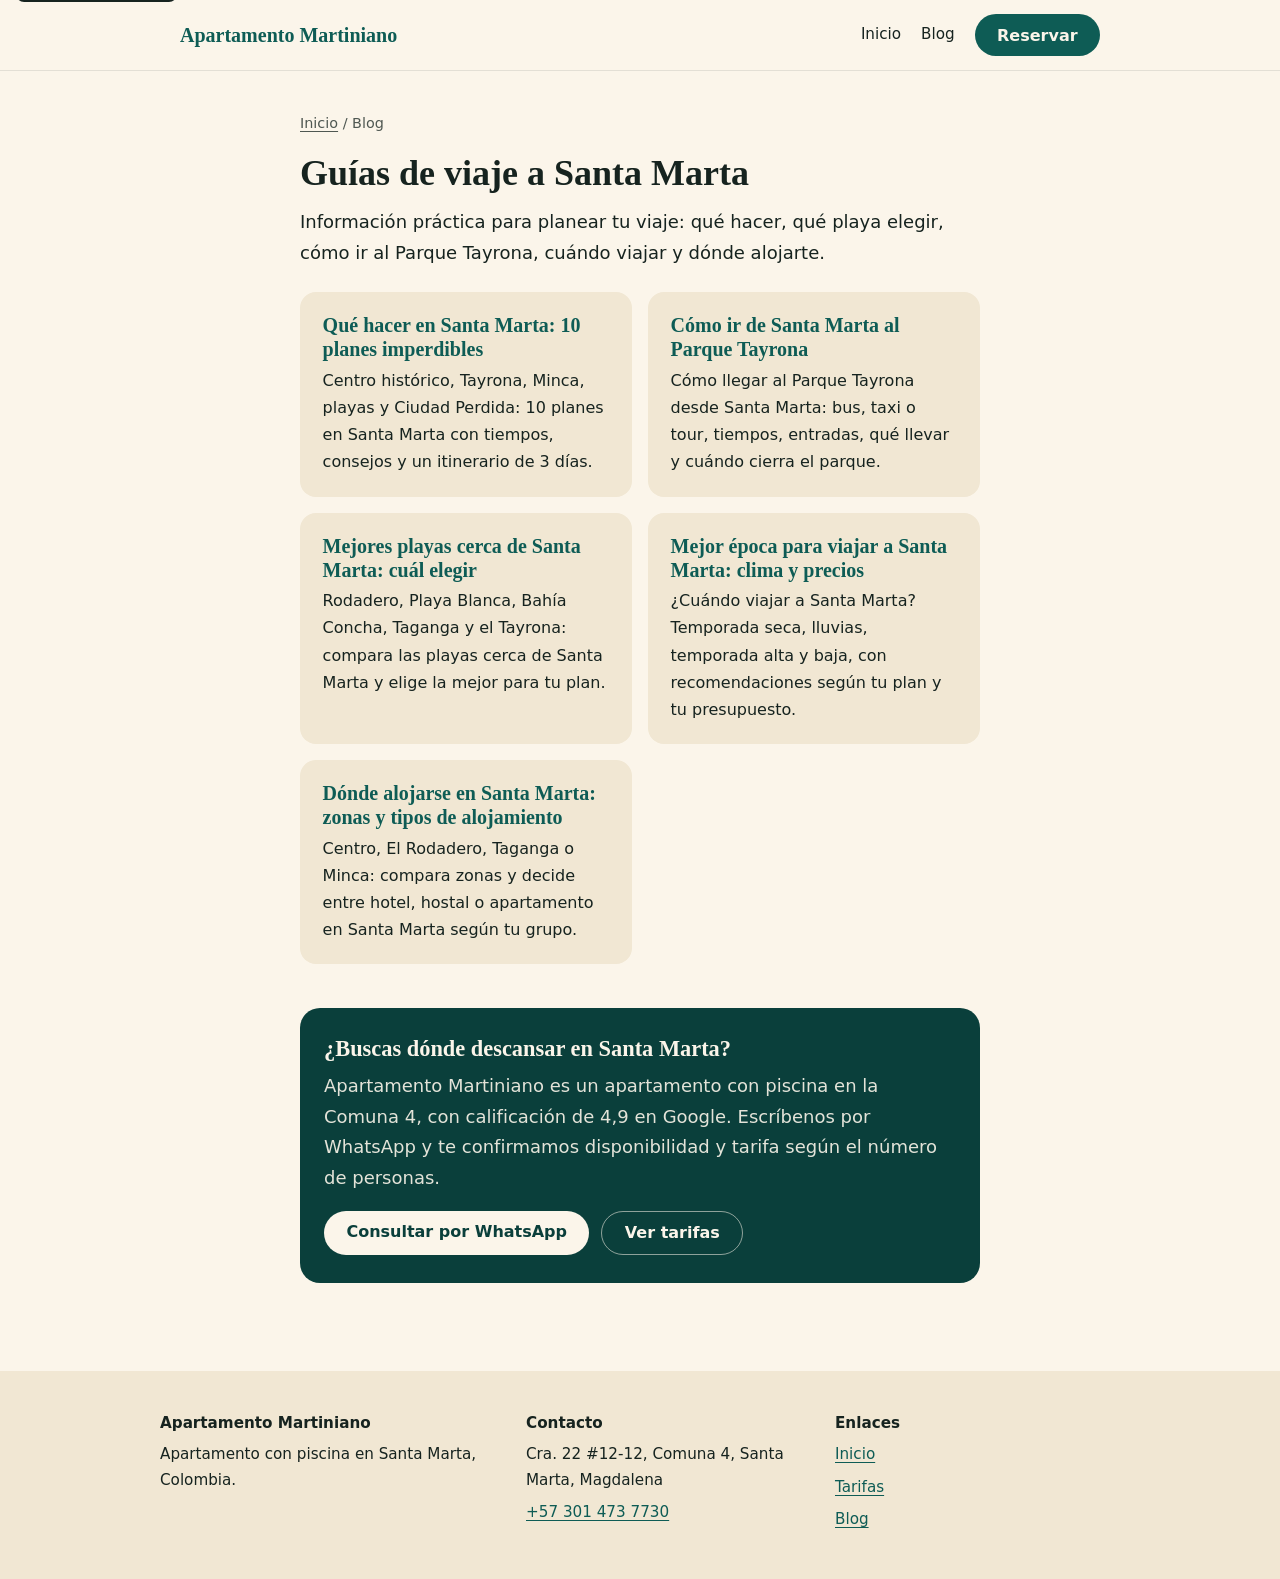
<file: public/blog/index.html>
<!doctype html>
<html lang="es-CO">
<head>
<meta charset="utf-8">
<meta name="viewport" content="width=device-width, initial-scale=1">
<title>Guías de viaje a Santa Marta, Colombia | Blog</title>
<meta name="description" content="Guías prácticas para planear tu viaje a Santa Marta: qué hacer, playas, Parque Tayrona, cuándo ir y dónde alojarse.">
<meta name="robots" content="index,follow,max-image-preview:large">
<meta name="theme-color" content="#0e5c55">
<link rel="canonical" href="https://www.apartamentomartiniano.com/blog/">
<link rel="icon" type="image/x-icon" href="/favicon.ico">
<link rel="icon" type="image/png" sizes="32x32" href="/favicon-32x32.png">
<link rel="apple-touch-icon" sizes="180x180" href="/apple-touch-icon.png">
<link rel="stylesheet" href="blog.css">
<meta property="og:type" content="website">
<meta property="og:site_name" content="Apartamento Martiniano">
<meta property="og:locale" content="es_CO">
<meta property="og:title" content="Guías de viaje a Santa Marta, Colombia | Blog">
<meta property="og:description" content="Guías prácticas para planear tu viaje a Santa Marta: qué hacer, playas, Parque Tayrona, cuándo ir y dónde alojarse.">
<meta property="og:url" content="https://www.apartamentomartiniano.com/blog/">
<meta property="og:image" content="https://www.apartamentomartiniano.com/og-image.jpg">
<meta name="twitter:card" content="summary_large_image">
<meta name="twitter:title" content="Guías de viaje a Santa Marta, Colombia | Blog">
<meta name="twitter:description" content="Guías prácticas para planear tu viaje a Santa Marta: qué hacer, playas, Parque Tayrona, cuándo ir y dónde alojarse.">
<meta name="twitter:image" content="https://www.apartamentomartiniano.com/og-image.jpg">
<script type="application/ld+json">{"@context": "https://schema.org", "@type": "BreadcrumbList", "itemListElement": [{"@type": "ListItem", "position": 1, "name": "Inicio", "item": "https://www.apartamentomartiniano.com/"}, {"@type": "ListItem", "position": 2, "name": "Blog", "item": "https://www.apartamentomartiniano.com/blog/"}]}</script>
</head>
<body>
<a class="skip" href="#contenido">Ir al contenido</a>
<header class="site-header"><div class="wrap">
<a class="brand" href="/">Apartamento Martiniano</a>
<nav class="nav" aria-label="Principal"><a class="hide-sm" href="/">Inicio</a><a href="/blog/">Blog</a><a class="btn" href="https://wa.me/573017147958?text=Hola%2C%20vi%20su%20gu%C3%ADa%20en%20el%20blog%20y%20quiero%20consultar%20disponibilidad%20en%20Apartamento%20Martiniano." rel="noopener">Reservar</a></nav>
</div></header>
<main id="contenido">
<nav class="crumbs" aria-label="Migas de pan"><a href="/">Inicio</a> / <span>Blog</span></nav>
<h1>Guías de viaje a Santa Marta</h1>
<p>Información práctica para planear tu viaje: qué hacer, qué playa elegir, cómo ir al Parque Tayrona, cuándo viajar y dónde alojarte.</p>
<div class="cards"><a class="card" href="/blog/que-hacer-en-santa-marta/"><h2>Qué hacer en Santa Marta: 10 planes imperdibles</h2><p>Centro histórico, Tayrona, Minca, playas y Ciudad Perdida: 10 planes en Santa Marta con tiempos, consejos y un itinerario de 3 días.</p></a><a class="card" href="/blog/como-ir-de-santa-marta-al-parque-tayrona/"><h2>Cómo ir de Santa Marta al Parque Tayrona</h2><p>Cómo llegar al Parque Tayrona desde Santa Marta: bus, taxi o tour, tiempos, entradas, qué llevar y cuándo cierra el parque.</p></a><a class="card" href="/blog/playas-cerca-de-santa-marta/"><h2>Mejores playas cerca de Santa Marta: cuál elegir</h2><p>Rodadero, Playa Blanca, Bahía Concha, Taganga y el Tayrona: compara las playas cerca de Santa Marta y elige la mejor para tu plan.</p></a><a class="card" href="/blog/mejor-epoca-para-viajar-a-santa-marta/"><h2>Mejor época para viajar a Santa Marta: clima y precios</h2><p>¿Cuándo viajar a Santa Marta? Temporada seca, lluvias, temporada alta y baja, con recomendaciones según tu plan y tu presupuesto.</p></a><a class="card" href="/blog/donde-alojarse-en-santa-marta/"><h2>Dónde alojarse en Santa Marta: zonas y tipos de alojamiento</h2><p>Centro, El Rodadero, Taganga o Minca: compara zonas y decide entre hotel, hostal o apartamento en Santa Marta según tu grupo.</p></a></div>
<section class="cta" aria-labelledby="cta-t">
<h2 id="cta-t">¿Buscas dónde descansar en Santa Marta?</h2>
<p>Apartamento Martiniano es un apartamento con piscina en la Comuna 4, con calificación de 4,9 en Google. Escríbenos por WhatsApp y te confirmamos disponibilidad y tarifa según el número de personas.</p>
<div class="row"><a class="btn" style="background:var(--sand);color:var(--teal-deep)!important" href="https://wa.me/573017147958?text=Hola%2C%20vi%20su%20gu%C3%ADa%20en%20el%20blog%20y%20quiero%20consultar%20disponibilidad%20en%20Apartamento%20Martiniano." rel="noopener">Consultar por WhatsApp</a><a class="btn ghost" href="/#pricing">Ver tarifas</a></div>
</section>
</main>
<footer class="site-footer"><div class="wrap">
<div><p><strong>Apartamento Martiniano</strong></p><p>Apartamento con piscina en Santa Marta, Colombia.</p></div>
<div><p><strong>Contacto</strong></p><p>Cra. 22 #12-12, Comuna 4, Santa Marta, Magdalena</p><p><a href="tel:+573017147958">+57 301 473 7730</a></p></div>
<div><p><strong>Enlaces</strong></p><ul><li><a href="/">Inicio</a></li><li><a href="/#pricing">Tarifas</a></li><li><a href="/blog/">Blog</a></li></ul></div>
</div></footer>
</body>
</html>
</file>
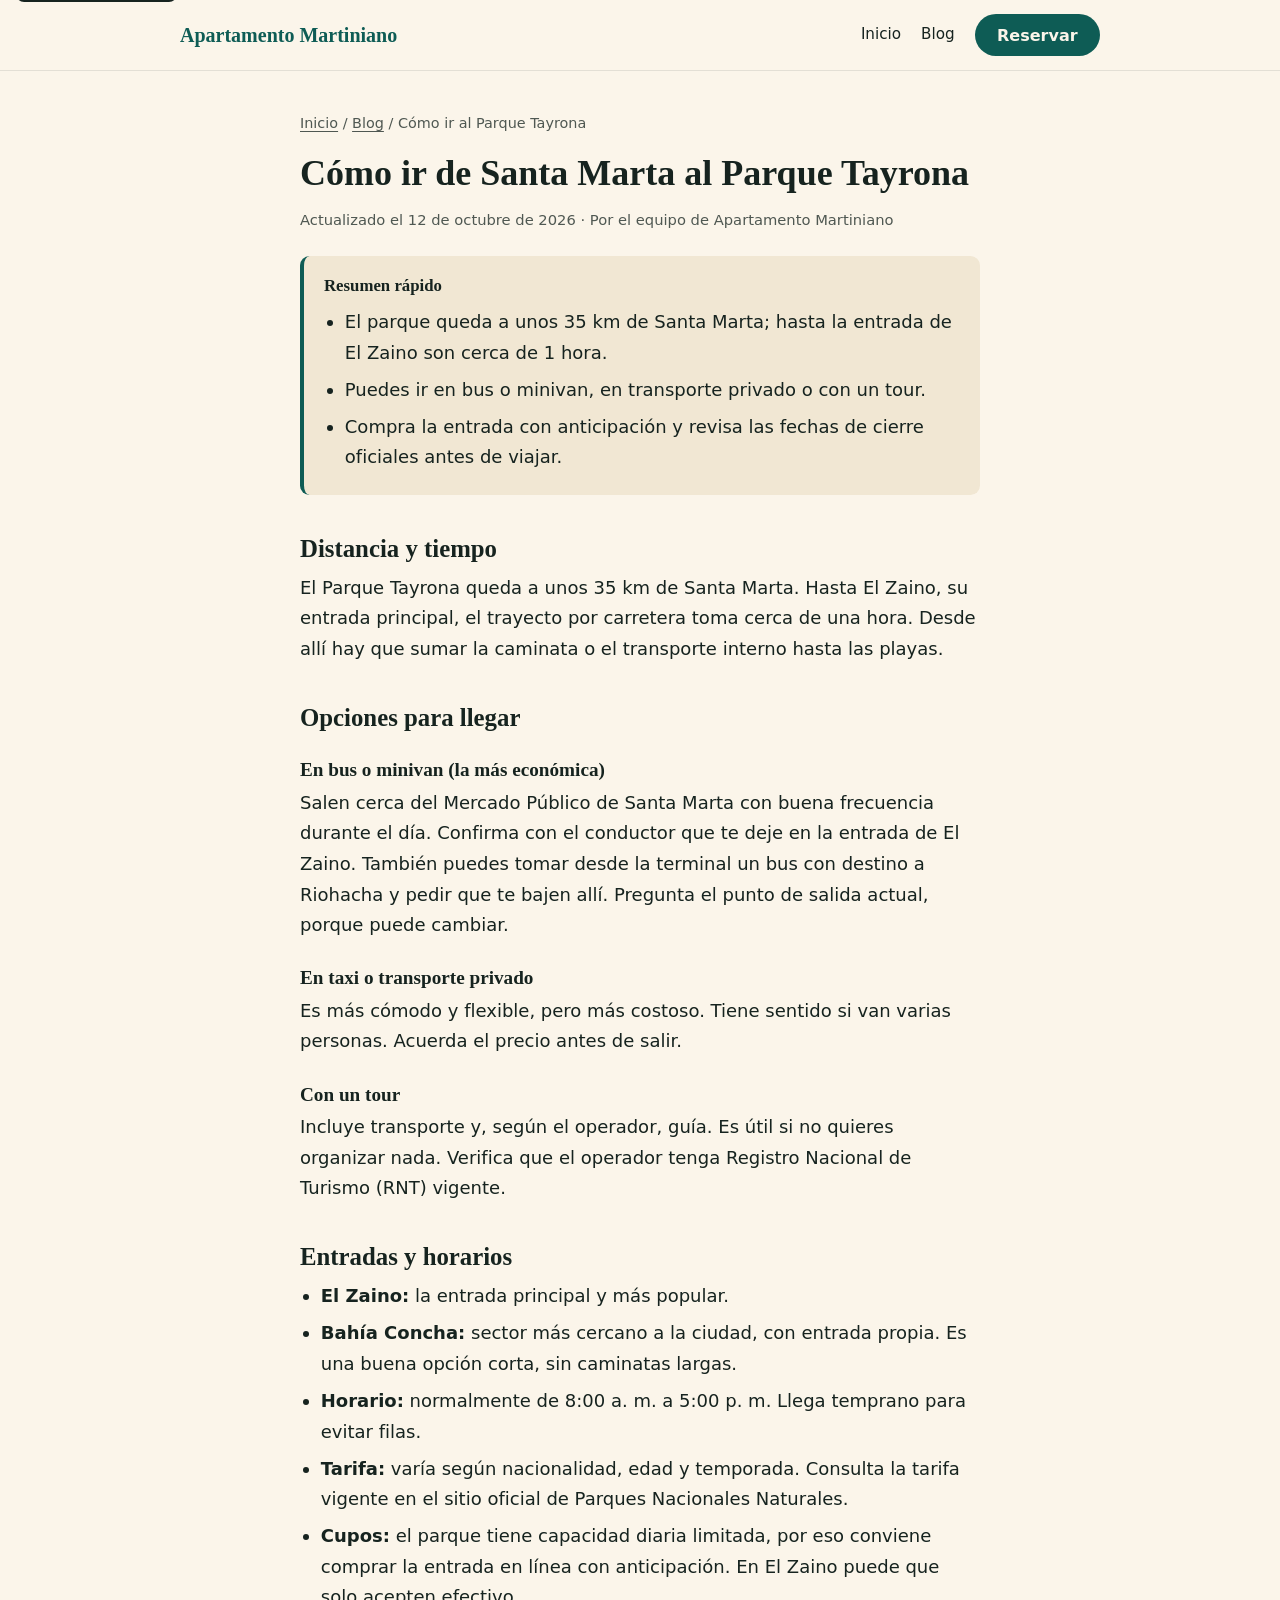
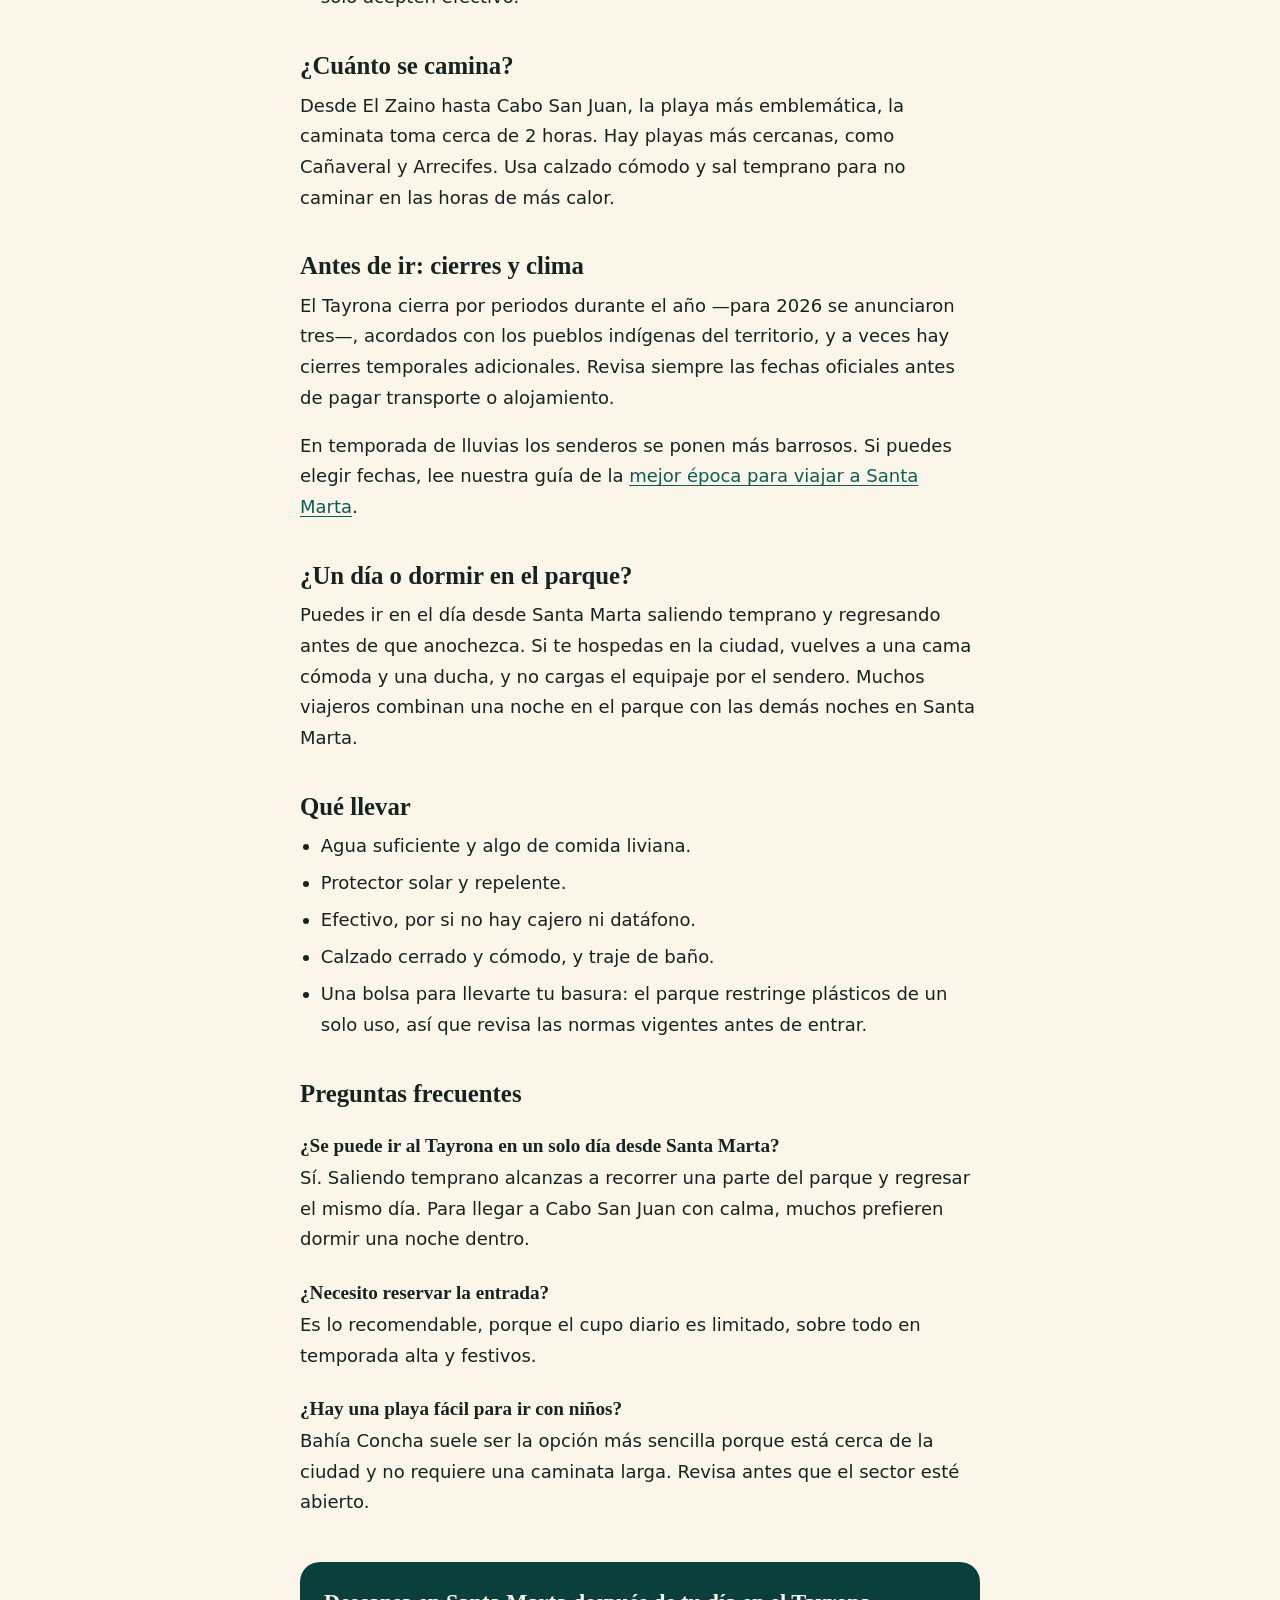
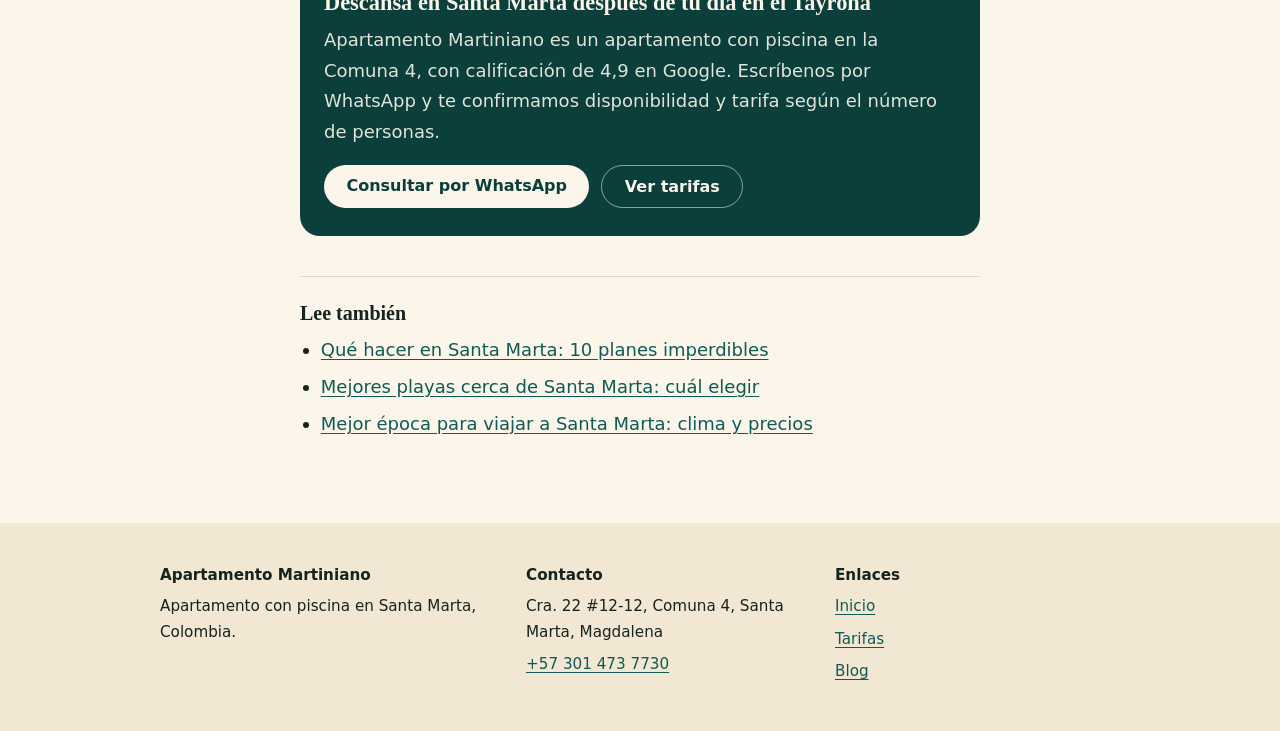
<file: public/blog/como-ir-de-santa-marta-al-parque-tayrona/index.html>
<!doctype html>
<html lang="es-CO">
<head>
<meta charset="utf-8">
<meta name="viewport" content="width=device-width, initial-scale=1">
<title>Cómo ir de Santa Marta al Parque Tayrona (guía 2026)</title>
<meta name="description" content="Cómo llegar al Parque Tayrona desde Santa Marta: bus, taxi o tour, tiempos, entradas, qué llevar y cuándo cierra el parque.">
<meta name="robots" content="index,follow,max-image-preview:large">
<meta name="theme-color" content="#0e5c55">
<link rel="canonical" href="https://www.apartamentomartiniano.com/blog/como-ir-de-santa-marta-al-parque-tayrona/">
<link rel="icon" type="image/x-icon" href="/favicon.ico">
<link rel="icon" type="image/png" sizes="32x32" href="/favicon-32x32.png">
<link rel="apple-touch-icon" sizes="180x180" href="/apple-touch-icon.png">
<link rel="stylesheet" href="../blog.css">
<meta property="og:type" content="article">
<meta property="og:site_name" content="Apartamento Martiniano">
<meta property="og:locale" content="es_CO">
<meta property="og:title" content="Cómo ir de Santa Marta al Parque Tayrona (guía 2026)">
<meta property="og:description" content="Cómo llegar al Parque Tayrona desde Santa Marta: bus, taxi o tour, tiempos, entradas, qué llevar y cuándo cierra el parque.">
<meta property="og:url" content="https://www.apartamentomartiniano.com/blog/como-ir-de-santa-marta-al-parque-tayrona/">
<meta property="og:image" content="https://www.apartamentomartiniano.com/og-image.jpg">
<meta name="twitter:card" content="summary_large_image">
<meta name="twitter:title" content="Cómo ir de Santa Marta al Parque Tayrona (guía 2026)">
<meta name="twitter:description" content="Cómo llegar al Parque Tayrona desde Santa Marta: bus, taxi o tour, tiempos, entradas, qué llevar y cuándo cierra el parque.">
<meta name="twitter:image" content="https://www.apartamentomartiniano.com/og-image.jpg">
<script type="application/ld+json">{"@context": "https://schema.org", "@type": "BlogPosting", "headline": "Cómo ir de Santa Marta al Parque Tayrona", "description": "Cómo llegar al Parque Tayrona desde Santa Marta: bus, taxi o tour, tiempos, entradas, qué llevar y cuándo cierra el parque.", "inLanguage": "es-CO", "datePublished": "2026-10-12", "dateModified": "2026-10-12", "mainEntityOfPage": "https://www.apartamentomartiniano.com/blog/como-ir-de-santa-marta-al-parque-tayrona/", "image": "https://www.apartamentomartiniano.com/og-image.jpg", "author": {"@type": "Organization", "name": "Apartamento Martiniano", "url": "https://www.apartamentomartiniano.com/"}, "publisher": {"@type": "Organization", "name": "Apartamento Martiniano", "logo": {"@type": "ImageObject", "url": "https://www.apartamentomartiniano.com/android-chrome-512x512.png"}}}</script>
<script type="application/ld+json">{"@context": "https://schema.org", "@type": "BreadcrumbList", "itemListElement": [{"@type": "ListItem", "position": 1, "name": "Inicio", "item": "https://www.apartamentomartiniano.com/"}, {"@type": "ListItem", "position": 2, "name": "Blog", "item": "https://www.apartamentomartiniano.com/blog/"}, {"@type": "ListItem", "position": 3, "name": "Cómo ir de Santa Marta al Parque Tayrona", "item": "https://www.apartamentomartiniano.com/blog/como-ir-de-santa-marta-al-parque-tayrona/"}]}</script>
</head>
<body>
<a class="skip" href="#contenido">Ir al contenido</a>
<header class="site-header"><div class="wrap">
<a class="brand" href="/">Apartamento Martiniano</a>
<nav class="nav" aria-label="Principal"><a class="hide-sm" href="/">Inicio</a><a href="/blog/">Blog</a><a class="btn" href="https://wa.me/573017147958?text=Hola%2C%20vi%20su%20gu%C3%ADa%20en%20el%20blog%20y%20quiero%20consultar%20disponibilidad%20en%20Apartamento%20Martiniano." rel="noopener">Reservar</a></nav>
</div></header>
<main id="contenido">
<nav class="crumbs" aria-label="Migas de pan"><a href="/">Inicio</a> / <a href="/blog/">Blog</a> / <span>Cómo ir al Parque Tayrona</span></nav>
<article>
<h1>Cómo ir de Santa Marta al Parque Tayrona</h1>
<p class="meta">Actualizado el <time datetime="2026-10-12">12 de octubre de 2026</time> · Por el equipo de Apartamento Martiniano</p>
<div class="summary"><strong>Resumen rápido</strong><ul><li>El parque queda a unos 35 km de Santa Marta; hasta la entrada de El Zaino son cerca de 1 hora.</li><li>Puedes ir en bus o minivan, en transporte privado o con un tour.</li><li>Compra la entrada con anticipación y revisa las fechas de cierre oficiales antes de viajar.</li></ul></div>

<h2>Distancia y tiempo</h2>
<p>El Parque Tayrona queda a unos 35 km de Santa Marta. Hasta El Zaino, su entrada principal, el trayecto por carretera toma cerca de una hora. Desde allí hay que sumar la caminata o el transporte interno hasta las playas.</p>

<h2>Opciones para llegar</h2>
<h3>En bus o minivan (la más económica)</h3>
<p>Salen cerca del Mercado Público de Santa Marta con buena frecuencia durante el día. Confirma con el conductor que te deje en la entrada de El Zaino. También puedes tomar desde la terminal un bus con destino a Riohacha y pedir que te bajen allí. Pregunta el punto de salida actual, porque puede cambiar.</p>
<h3>En taxi o transporte privado</h3>
<p>Es más cómodo y flexible, pero más costoso. Tiene sentido si van varias personas. Acuerda el precio antes de salir.</p>
<h3>Con un tour</h3>
<p>Incluye transporte y, según el operador, guía. Es útil si no quieres organizar nada. Verifica que el operador tenga Registro Nacional de Turismo (RNT) vigente.</p>

<h2>Entradas y horarios</h2>
<ul>
<li><strong>El Zaino:</strong> la entrada principal y más popular.</li>
<li><strong>Bahía Concha:</strong> sector más cercano a la ciudad, con entrada propia. Es una buena opción corta, sin caminatas largas.</li>
<li><strong>Horario:</strong> normalmente de 8:00 a. m. a 5:00 p. m. Llega temprano para evitar filas.</li>
<li><strong>Tarifa:</strong> varía según nacionalidad, edad y temporada. Consulta la tarifa vigente en el sitio oficial de Parques Nacionales Naturales.</li>
<li><strong>Cupos:</strong> el parque tiene capacidad diaria limitada, por eso conviene comprar la entrada en línea con anticipación. En El Zaino puede que solo acepten efectivo.</li>
</ul>

<h2>¿Cuánto se camina?</h2>
<p>Desde El Zaino hasta Cabo San Juan, la playa más emblemática, la caminata toma cerca de 2 horas. Hay playas más cercanas, como Cañaveral y Arrecifes. Usa calzado cómodo y sal temprano para no caminar en las horas de más calor.</p>

<h2>Antes de ir: cierres y clima</h2>
<p>El Tayrona cierra por periodos durante el año —para 2026 se anunciaron tres—, acordados con los pueblos indígenas del territorio, y a veces hay cierres temporales adicionales. Revisa siempre las fechas oficiales antes de pagar transporte o alojamiento.</p>
<p>En temporada de lluvias los senderos se ponen más barrosos. Si puedes elegir fechas, lee nuestra guía de la <a href="/blog/mejor-epoca-para-viajar-a-santa-marta/">mejor época para viajar a Santa Marta</a>.</p>

<h2>¿Un día o dormir en el parque?</h2>
<p>Puedes ir en el día desde Santa Marta saliendo temprano y regresando antes de que anochezca. Si te hospedas en la ciudad, vuelves a una cama cómoda y una ducha, y no cargas el equipaje por el sendero. Muchos viajeros combinan una noche en el parque con las demás noches en Santa Marta.</p>

<h2>Qué llevar</h2>
<ul>
<li>Agua suficiente y algo de comida liviana.</li>
<li>Protector solar y repelente.</li>
<li>Efectivo, por si no hay cajero ni datáfono.</li>
<li>Calzado cerrado y cómodo, y traje de baño.</li>
<li>Una bolsa para llevarte tu basura: el parque restringe plásticos de un solo uso, así que revisa las normas vigentes antes de entrar.</li>
</ul>

<h2>Preguntas frecuentes</h2>
<h3>¿Se puede ir al Tayrona en un solo día desde Santa Marta?</h3>
<p>Sí. Saliendo temprano alcanzas a recorrer una parte del parque y regresar el mismo día. Para llegar a Cabo San Juan con calma, muchos prefieren dormir una noche dentro.</p>
<h3>¿Necesito reservar la entrada?</h3>
<p>Es lo recomendable, porque el cupo diario es limitado, sobre todo en temporada alta y festivos.</p>
<h3>¿Hay una playa fácil para ir con niños?</h3>
<p>Bahía Concha suele ser la opción más sencilla porque está cerca de la ciudad y no requiere una caminata larga. Revisa antes que el sector esté abierto.</p>

<section class="cta" aria-labelledby="cta-t">
<h2 id="cta-t">Descansa en Santa Marta después de tu día en el Tayrona</h2>
<p>Apartamento Martiniano es un apartamento con piscina en la Comuna 4, con calificación de 4,9 en Google. Escríbenos por WhatsApp y te confirmamos disponibilidad y tarifa según el número de personas.</p>
<div class="row"><a class="btn" style="background:var(--sand);color:var(--teal-deep)!important" href="https://wa.me/573017147958?text=Hola%2C%20vi%20su%20gu%C3%ADa%20en%20el%20blog%20y%20quiero%20consultar%20disponibilidad%20en%20Apartamento%20Martiniano." rel="noopener">Consultar por WhatsApp</a><a class="btn ghost" href="/#pricing">Ver tarifas</a></div>
</section>
<aside class="related" aria-labelledby="rel-t"><h2 id="rel-t">Lee también</h2><ul><li><a href="/blog/que-hacer-en-santa-marta/">Qué hacer en Santa Marta: 10 planes imperdibles</a></li><li><a href="/blog/playas-cerca-de-santa-marta/">Mejores playas cerca de Santa Marta: cuál elegir</a></li><li><a href="/blog/mejor-epoca-para-viajar-a-santa-marta/">Mejor época para viajar a Santa Marta: clima y precios</a></li></ul></aside>
</article>
</main>
<footer class="site-footer"><div class="wrap">
<div><p><strong>Apartamento Martiniano</strong></p><p>Apartamento con piscina en Santa Marta, Colombia.</p></div>
<div><p><strong>Contacto</strong></p><p>Cra. 22 #12-12, Comuna 4, Santa Marta, Magdalena</p><p><a href="tel:+573017147958">+57 301 473 7730</a></p></div>
<div><p><strong>Enlaces</strong></p><ul><li><a href="/">Inicio</a></li><li><a href="/#pricing">Tarifas</a></li><li><a href="/blog/">Blog</a></li></ul></div>
</div></footer>
</body>
</html>
</file>
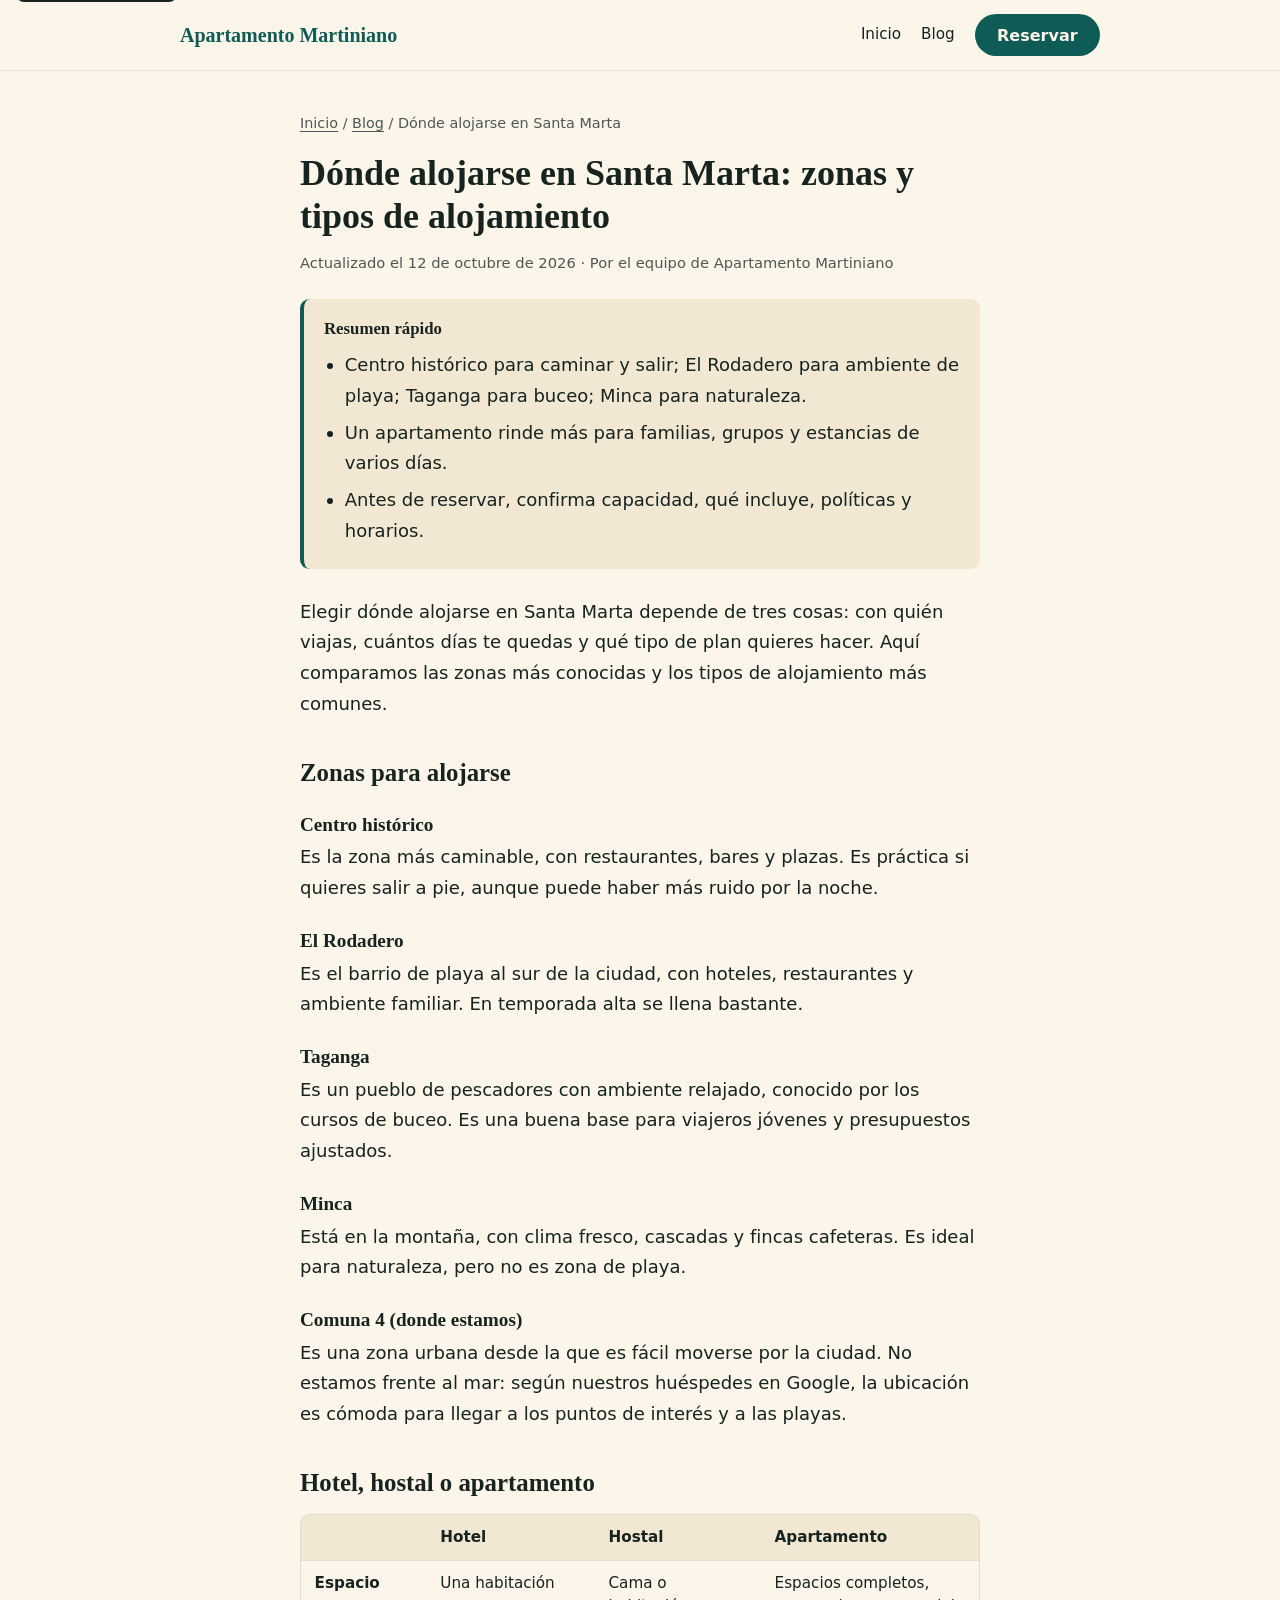
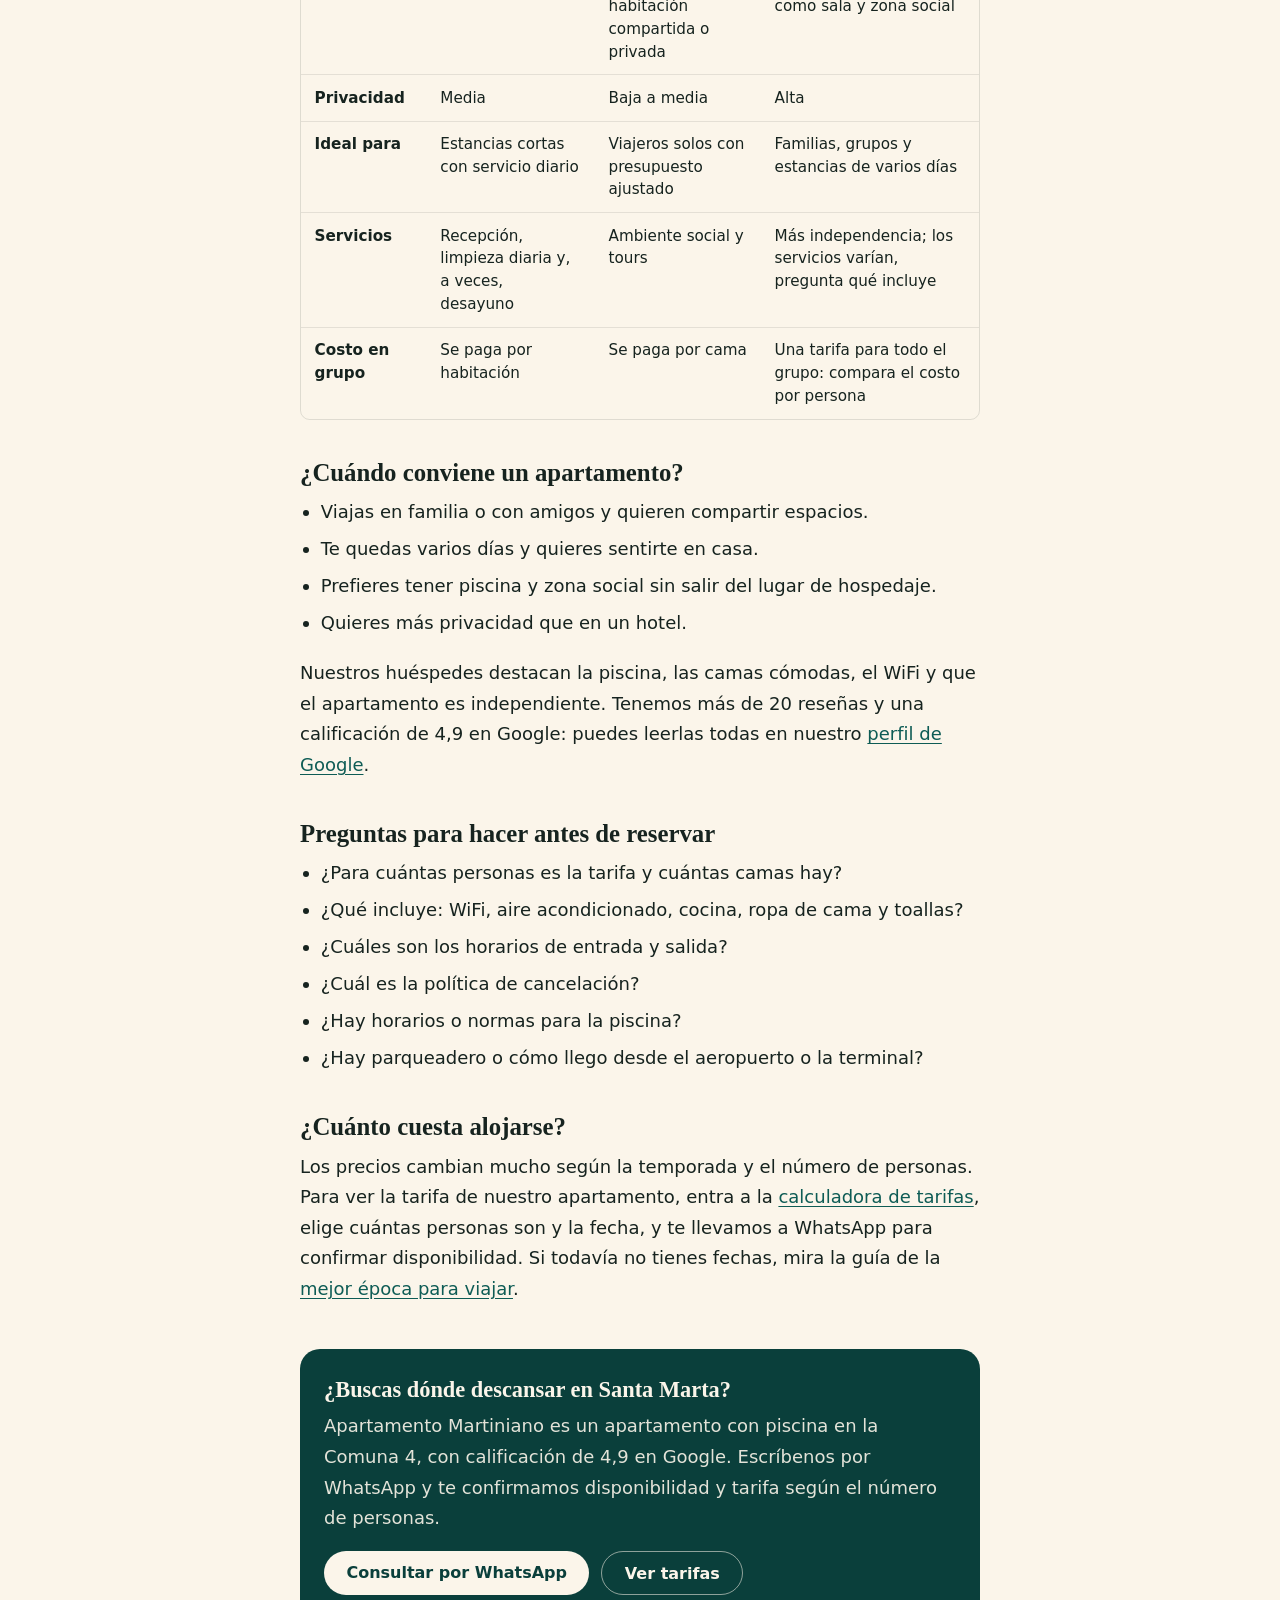
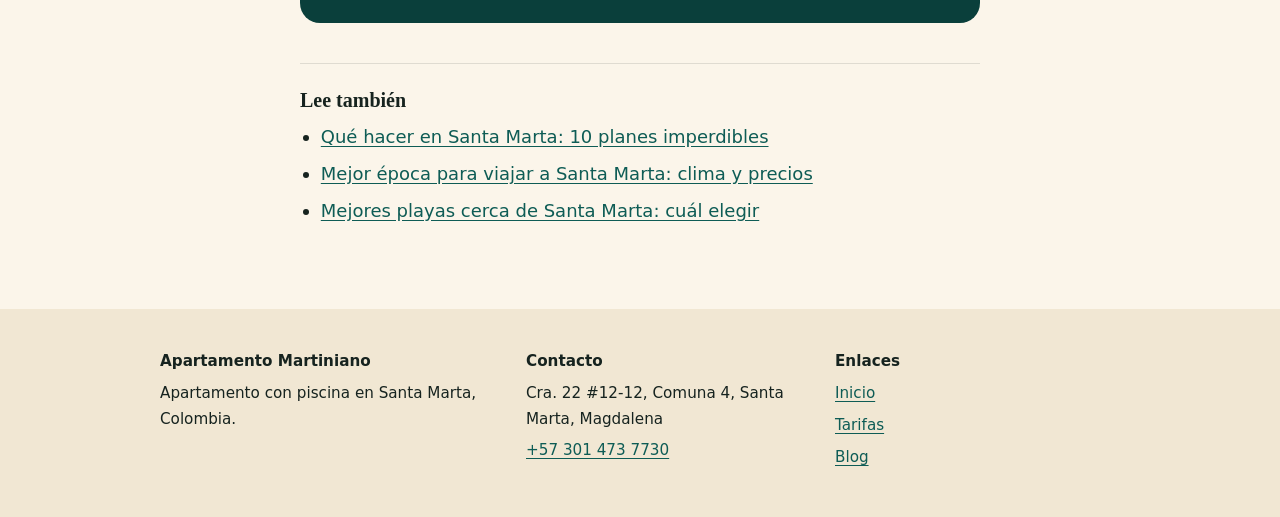
<file: public/blog/donde-alojarse-en-santa-marta/index.html>
<!doctype html>
<html lang="es-CO">
<head>
<meta charset="utf-8">
<meta name="viewport" content="width=device-width, initial-scale=1">
<title>Dónde alojarse en Santa Marta: zonas, hotel o apartamento</title>
<meta name="description" content="Centro, El Rodadero, Taganga o Minca: compara zonas y decide entre hotel, hostal o apartamento en Santa Marta según tu grupo.">
<meta name="robots" content="index,follow,max-image-preview:large">
<meta name="theme-color" content="#0e5c55">
<link rel="canonical" href="https://www.apartamentomartiniano.com/blog/donde-alojarse-en-santa-marta/">
<link rel="icon" type="image/x-icon" href="/favicon.ico">
<link rel="icon" type="image/png" sizes="32x32" href="/favicon-32x32.png">
<link rel="apple-touch-icon" sizes="180x180" href="/apple-touch-icon.png">
<link rel="stylesheet" href="../blog.css">
<meta property="og:type" content="article">
<meta property="og:site_name" content="Apartamento Martiniano">
<meta property="og:locale" content="es_CO">
<meta property="og:title" content="Dónde alojarse en Santa Marta: zonas, hotel o apartamento">
<meta property="og:description" content="Centro, El Rodadero, Taganga o Minca: compara zonas y decide entre hotel, hostal o apartamento en Santa Marta según tu grupo.">
<meta property="og:url" content="https://www.apartamentomartiniano.com/blog/donde-alojarse-en-santa-marta/">
<meta property="og:image" content="https://www.apartamentomartiniano.com/og-image.jpg">
<meta name="twitter:card" content="summary_large_image">
<meta name="twitter:title" content="Dónde alojarse en Santa Marta: zonas, hotel o apartamento">
<meta name="twitter:description" content="Centro, El Rodadero, Taganga o Minca: compara zonas y decide entre hotel, hostal o apartamento en Santa Marta según tu grupo.">
<meta name="twitter:image" content="https://www.apartamentomartiniano.com/og-image.jpg">
<script type="application/ld+json">{"@context": "https://schema.org", "@type": "BlogPosting", "headline": "Dónde alojarse en Santa Marta: zonas y tipos de alojamiento", "description": "Centro, El Rodadero, Taganga o Minca: compara zonas y decide entre hotel, hostal o apartamento en Santa Marta según tu grupo.", "inLanguage": "es-CO", "datePublished": "2026-10-12", "dateModified": "2026-10-12", "mainEntityOfPage": "https://www.apartamentomartiniano.com/blog/donde-alojarse-en-santa-marta/", "image": "https://www.apartamentomartiniano.com/og-image.jpg", "author": {"@type": "Organization", "name": "Apartamento Martiniano", "url": "https://www.apartamentomartiniano.com/"}, "publisher": {"@type": "Organization", "name": "Apartamento Martiniano", "logo": {"@type": "ImageObject", "url": "https://www.apartamentomartiniano.com/android-chrome-512x512.png"}}}</script>
<script type="application/ld+json">{"@context": "https://schema.org", "@type": "BreadcrumbList", "itemListElement": [{"@type": "ListItem", "position": 1, "name": "Inicio", "item": "https://www.apartamentomartiniano.com/"}, {"@type": "ListItem", "position": 2, "name": "Blog", "item": "https://www.apartamentomartiniano.com/blog/"}, {"@type": "ListItem", "position": 3, "name": "Dónde alojarse en Santa Marta: zonas y tipos de alojamiento", "item": "https://www.apartamentomartiniano.com/blog/donde-alojarse-en-santa-marta/"}]}</script>
</head>
<body>
<a class="skip" href="#contenido">Ir al contenido</a>
<header class="site-header"><div class="wrap">
<a class="brand" href="/">Apartamento Martiniano</a>
<nav class="nav" aria-label="Principal"><a class="hide-sm" href="/">Inicio</a><a href="/blog/">Blog</a><a class="btn" href="https://wa.me/573017147958?text=Hola%2C%20vi%20su%20gu%C3%ADa%20en%20el%20blog%20y%20quiero%20consultar%20disponibilidad%20en%20Apartamento%20Martiniano." rel="noopener">Reservar</a></nav>
</div></header>
<main id="contenido">
<nav class="crumbs" aria-label="Migas de pan"><a href="/">Inicio</a> / <a href="/blog/">Blog</a> / <span>Dónde alojarse en Santa Marta</span></nav>
<article>
<h1>Dónde alojarse en Santa Marta: zonas y tipos de alojamiento</h1>
<p class="meta">Actualizado el <time datetime="2026-10-12">12 de octubre de 2026</time> · Por el equipo de Apartamento Martiniano</p>
<div class="summary"><strong>Resumen rápido</strong><ul><li>Centro histórico para caminar y salir; El Rodadero para ambiente de playa; Taganga para buceo; Minca para naturaleza.</li><li>Un apartamento rinde más para familias, grupos y estancias de varios días.</li><li>Antes de reservar, confirma capacidad, qué incluye, políticas y horarios.</li></ul></div>

<p>Elegir dónde alojarse en Santa Marta depende de tres cosas: con quién viajas, cuántos días te quedas y qué tipo de plan quieres hacer. Aquí comparamos las zonas más conocidas y los tipos de alojamiento más comunes.</p>

<h2>Zonas para alojarse</h2>
<h3>Centro histórico</h3>
<p>Es la zona más caminable, con restaurantes, bares y plazas. Es práctica si quieres salir a pie, aunque puede haber más ruido por la noche.</p>
<h3>El Rodadero</h3>
<p>Es el barrio de playa al sur de la ciudad, con hoteles, restaurantes y ambiente familiar. En temporada alta se llena bastante.</p>
<h3>Taganga</h3>
<p>Es un pueblo de pescadores con ambiente relajado, conocido por los cursos de buceo. Es una buena base para viajeros jóvenes y presupuestos ajustados.</p>
<h3>Minca</h3>
<p>Está en la montaña, con clima fresco, cascadas y fincas cafeteras. Es ideal para naturaleza, pero no es zona de playa.</p>
<h3>Comuna 4 (donde estamos)</h3>
<p>Es una zona urbana desde la que es fácil moverse por la ciudad. No estamos frente al mar: según nuestros huéspedes en Google, la ubicación es cómoda para llegar a los puntos de interés y a las playas.</p>

<h2>Hotel, hostal o apartamento</h2>
<div class="table-wrap"><table>
<thead><tr><th></th><th>Hotel</th><th>Hostal</th><th>Apartamento</th></tr></thead>
<tbody>
<tr><td><strong>Espacio</strong></td><td>Una habitación</td><td>Cama o habitación compartida o privada</td><td>Espacios completos, como sala y zona social</td></tr>
<tr><td><strong>Privacidad</strong></td><td>Media</td><td>Baja a media</td><td>Alta</td></tr>
<tr><td><strong>Ideal para</strong></td><td>Estancias cortas con servicio diario</td><td>Viajeros solos con presupuesto ajustado</td><td>Familias, grupos y estancias de varios días</td></tr>
<tr><td><strong>Servicios</strong></td><td>Recepción, limpieza diaria y, a veces, desayuno</td><td>Ambiente social y tours</td><td>Más independencia; los servicios varían, pregunta qué incluye</td></tr>
<tr><td><strong>Costo en grupo</strong></td><td>Se paga por habitación</td><td>Se paga por cama</td><td>Una tarifa para todo el grupo: compara el costo por persona</td></tr>
</tbody></table></div>

<h2>¿Cuándo conviene un apartamento?</h2>
<ul>
<li>Viajas en familia o con amigos y quieren compartir espacios.</li>
<li>Te quedas varios días y quieres sentirte en casa.</li>
<li>Prefieres tener piscina y zona social sin salir del lugar de hospedaje.</li>
<li>Quieres más privacidad que en un hotel.</li>
</ul>
<p>Nuestros huéspedes destacan la piscina, las camas cómodas, el WiFi y que el apartamento es independiente. Tenemos más de 20 reseñas y una calificación de 4,9 en Google: puedes leerlas todas en nuestro <a href="https://maps.app.goo.gl/iMLBiynLksu4m1tt8" rel="noopener">perfil de Google</a>.</p>

<h2>Preguntas para hacer antes de reservar</h2>
<ul>
<li>¿Para cuántas personas es la tarifa y cuántas camas hay?</li>
<li>¿Qué incluye: WiFi, aire acondicionado, cocina, ropa de cama y toallas?</li>
<li>¿Cuáles son los horarios de entrada y salida?</li>
<li>¿Cuál es la política de cancelación?</li>
<li>¿Hay horarios o normas para la piscina?</li>
<li>¿Hay parqueadero o cómo llego desde el aeropuerto o la terminal?</li>
</ul>

<h2>¿Cuánto cuesta alojarse?</h2>
<p>Los precios cambian mucho según la temporada y el número de personas. Para ver la tarifa de nuestro apartamento, entra a la <a href="/#pricing">calculadora de tarifas</a>, elige cuántas personas son y la fecha, y te llevamos a WhatsApp para confirmar disponibilidad. Si todavía no tienes fechas, mira la guía de la <a href="/blog/mejor-epoca-para-viajar-a-santa-marta/">mejor época para viajar</a>.</p>

<section class="cta" aria-labelledby="cta-t">
<h2 id="cta-t">¿Buscas dónde descansar en Santa Marta?</h2>
<p>Apartamento Martiniano es un apartamento con piscina en la Comuna 4, con calificación de 4,9 en Google. Escríbenos por WhatsApp y te confirmamos disponibilidad y tarifa según el número de personas.</p>
<div class="row"><a class="btn" style="background:var(--sand);color:var(--teal-deep)!important" href="https://wa.me/573017147958?text=Hola%2C%20vi%20su%20gu%C3%ADa%20en%20el%20blog%20y%20quiero%20consultar%20disponibilidad%20en%20Apartamento%20Martiniano." rel="noopener">Consultar por WhatsApp</a><a class="btn ghost" href="/#pricing">Ver tarifas</a></div>
</section>
<aside class="related" aria-labelledby="rel-t"><h2 id="rel-t">Lee también</h2><ul><li><a href="/blog/que-hacer-en-santa-marta/">Qué hacer en Santa Marta: 10 planes imperdibles</a></li><li><a href="/blog/mejor-epoca-para-viajar-a-santa-marta/">Mejor época para viajar a Santa Marta: clima y precios</a></li><li><a href="/blog/playas-cerca-de-santa-marta/">Mejores playas cerca de Santa Marta: cuál elegir</a></li></ul></aside>
</article>
</main>
<footer class="site-footer"><div class="wrap">
<div><p><strong>Apartamento Martiniano</strong></p><p>Apartamento con piscina en Santa Marta, Colombia.</p></div>
<div><p><strong>Contacto</strong></p><p>Cra. 22 #12-12, Comuna 4, Santa Marta, Magdalena</p><p><a href="tel:+573017147958">+57 301 473 7730</a></p></div>
<div><p><strong>Enlaces</strong></p><ul><li><a href="/">Inicio</a></li><li><a href="/#pricing">Tarifas</a></li><li><a href="/blog/">Blog</a></li></ul></div>
</div></footer>
</body>
</html>
</file>
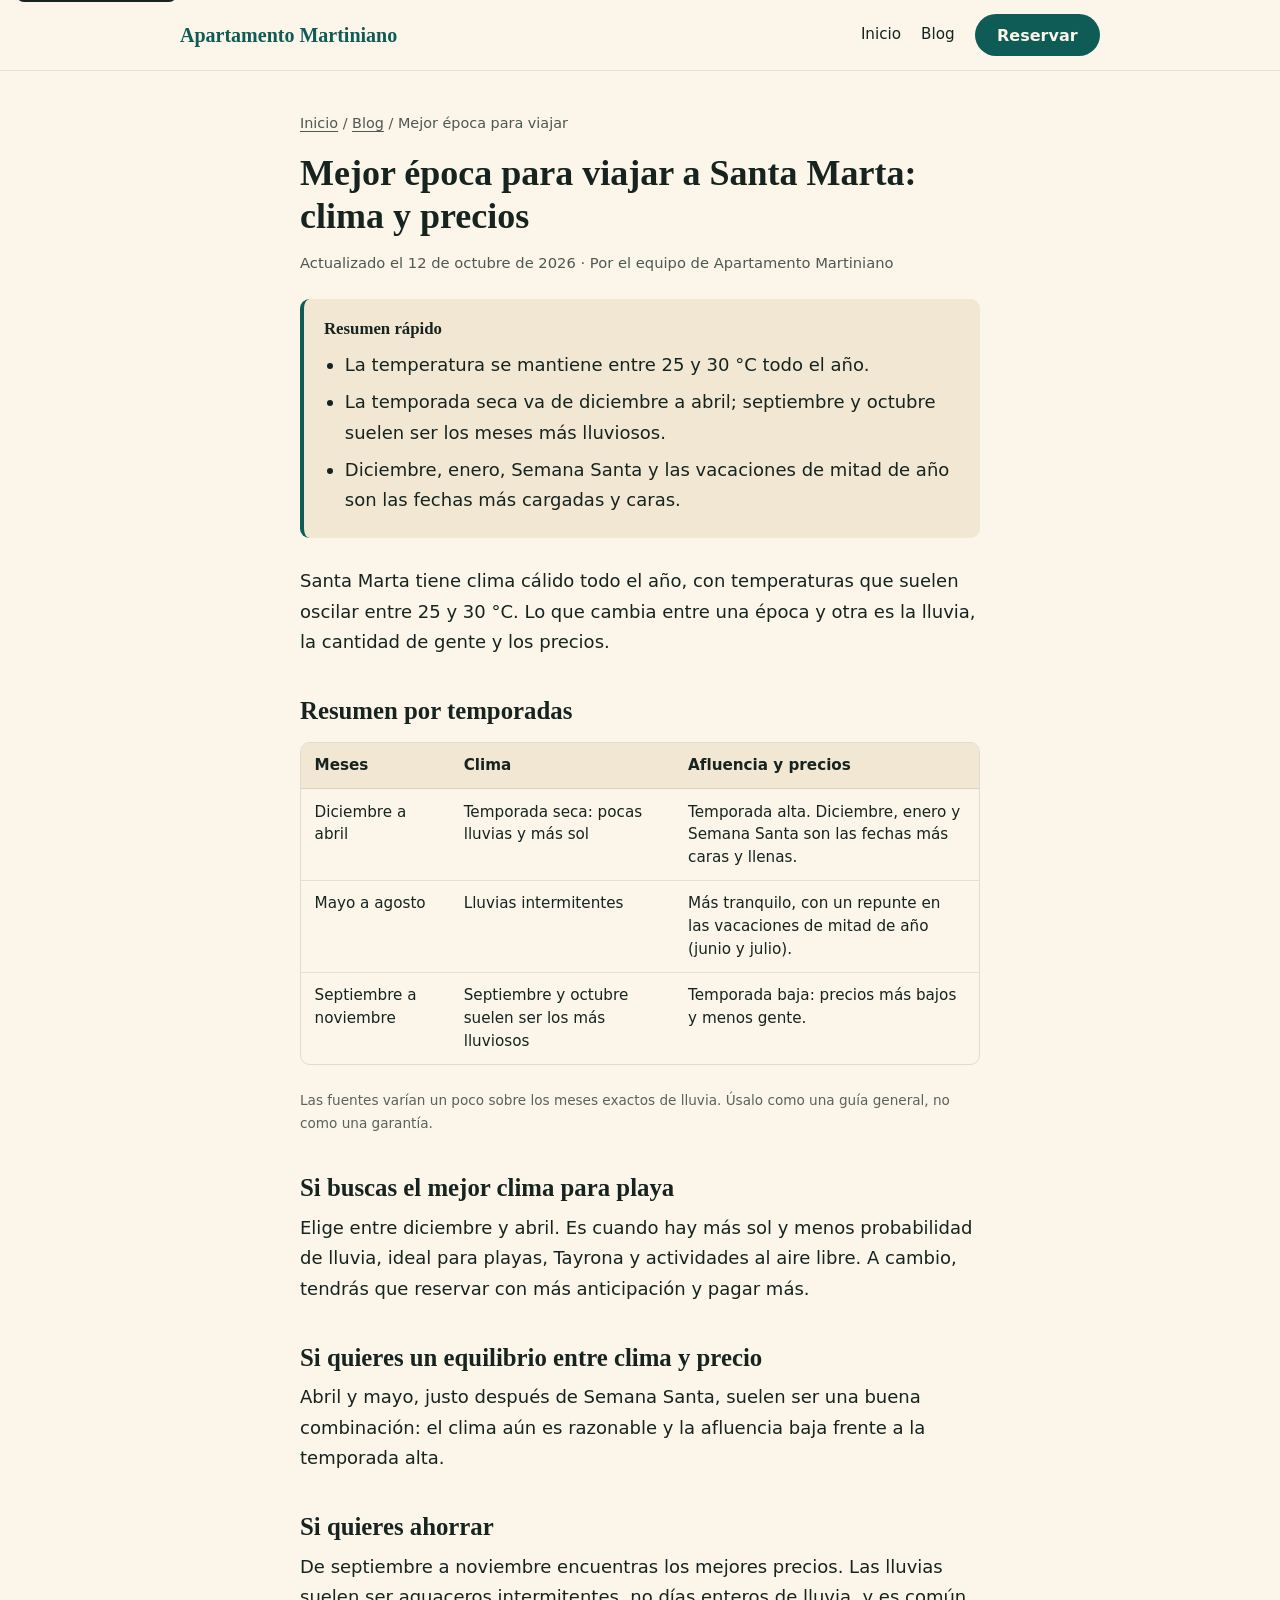
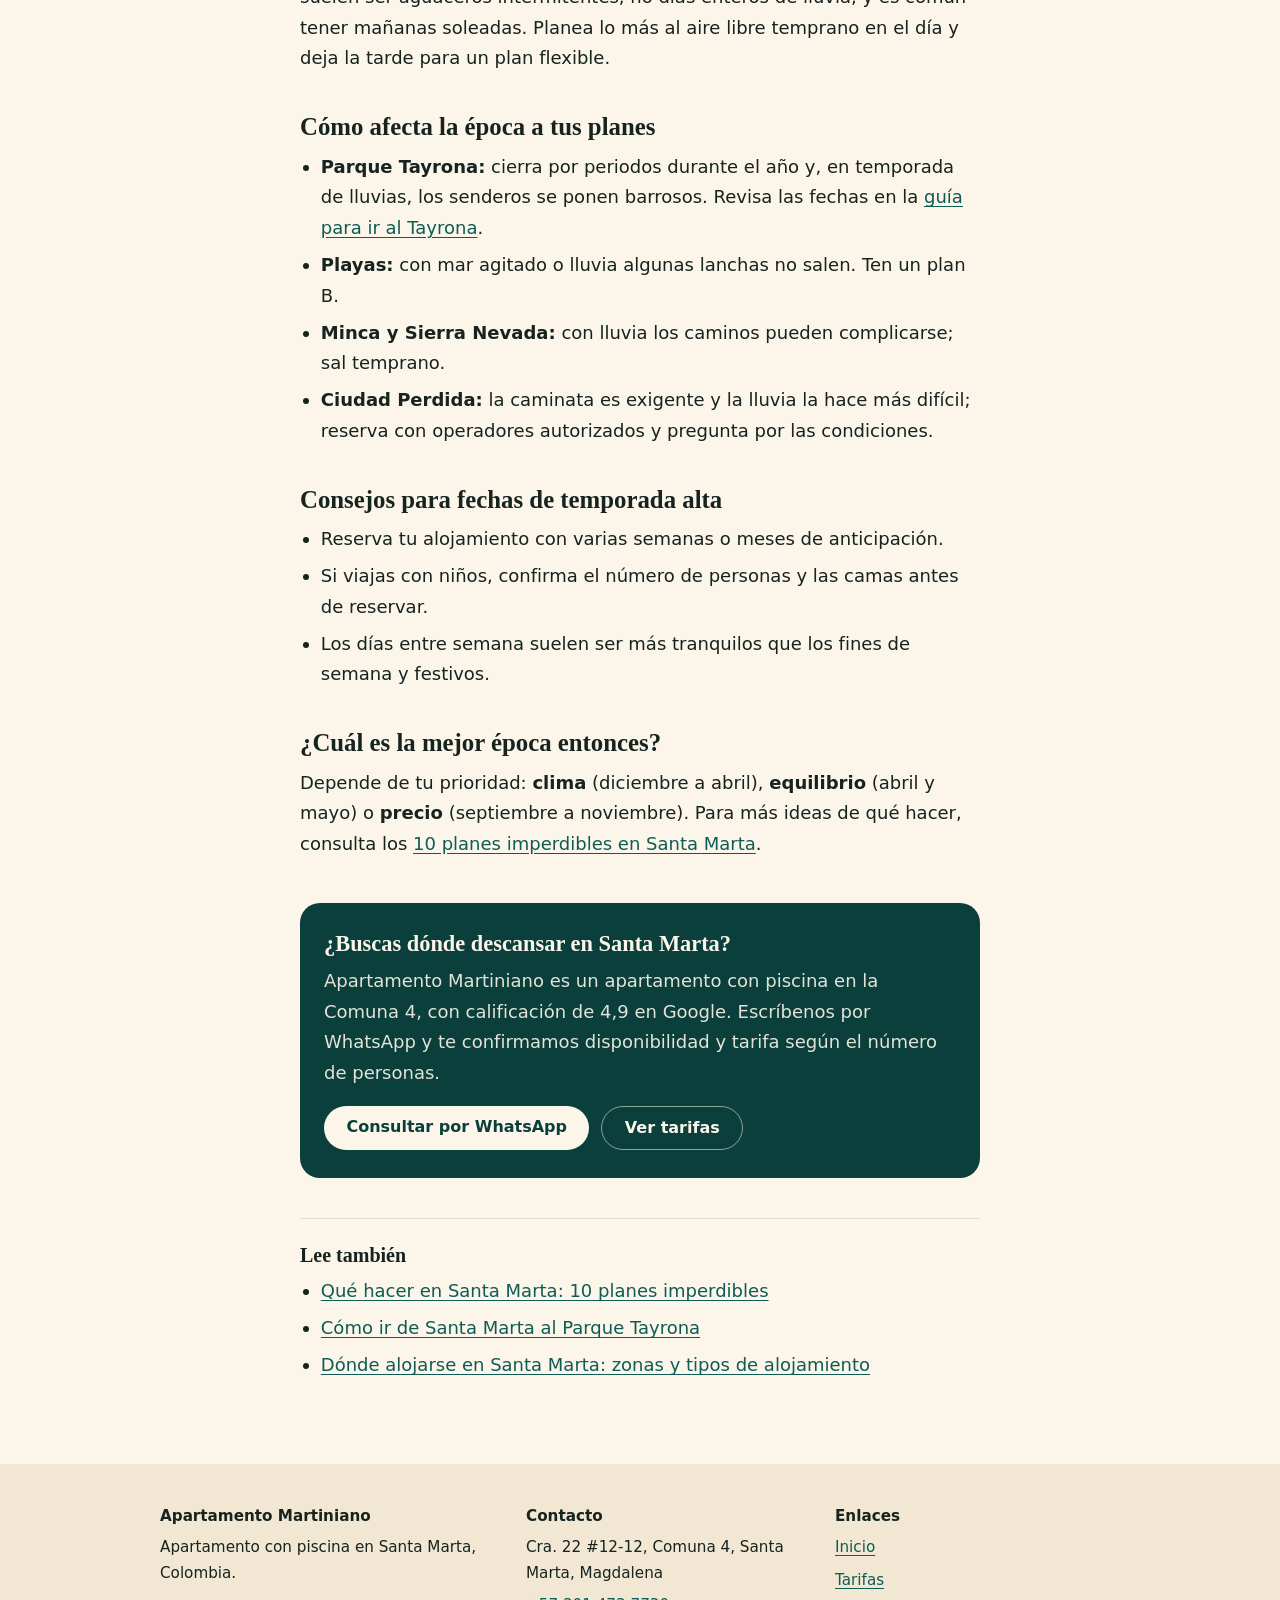
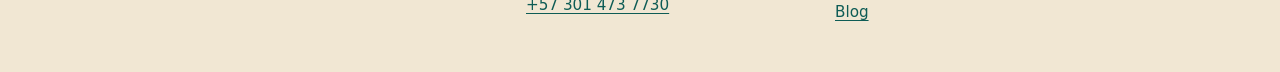
<file: public/blog/mejor-epoca-para-viajar-a-santa-marta/index.html>
<!doctype html>
<html lang="es-CO">
<head>
<meta charset="utf-8">
<meta name="viewport" content="width=device-width, initial-scale=1">
<title>Mejor época para viajar a Santa Marta: clima y precios</title>
<meta name="description" content="¿Cuándo viajar a Santa Marta? Temporada seca, lluvias, temporada alta y baja, con recomendaciones según tu plan y tu presupuesto.">
<meta name="robots" content="index,follow,max-image-preview:large">
<meta name="theme-color" content="#0e5c55">
<link rel="canonical" href="https://www.apartamentomartiniano.com/blog/mejor-epoca-para-viajar-a-santa-marta/">
<link rel="icon" type="image/x-icon" href="/favicon.ico">
<link rel="icon" type="image/png" sizes="32x32" href="/favicon-32x32.png">
<link rel="apple-touch-icon" sizes="180x180" href="/apple-touch-icon.png">
<link rel="stylesheet" href="../blog.css">
<meta property="og:type" content="article">
<meta property="og:site_name" content="Apartamento Martiniano">
<meta property="og:locale" content="es_CO">
<meta property="og:title" content="Mejor época para viajar a Santa Marta: clima y precios">
<meta property="og:description" content="¿Cuándo viajar a Santa Marta? Temporada seca, lluvias, temporada alta y baja, con recomendaciones según tu plan y tu presupuesto.">
<meta property="og:url" content="https://www.apartamentomartiniano.com/blog/mejor-epoca-para-viajar-a-santa-marta/">
<meta property="og:image" content="https://www.apartamentomartiniano.com/og-image.jpg">
<meta name="twitter:card" content="summary_large_image">
<meta name="twitter:title" content="Mejor época para viajar a Santa Marta: clima y precios">
<meta name="twitter:description" content="¿Cuándo viajar a Santa Marta? Temporada seca, lluvias, temporada alta y baja, con recomendaciones según tu plan y tu presupuesto.">
<meta name="twitter:image" content="https://www.apartamentomartiniano.com/og-image.jpg">
<script type="application/ld+json">{"@context": "https://schema.org", "@type": "BlogPosting", "headline": "Mejor época para viajar a Santa Marta: clima y precios", "description": "¿Cuándo viajar a Santa Marta? Temporada seca, lluvias, temporada alta y baja, con recomendaciones según tu plan y tu presupuesto.", "inLanguage": "es-CO", "datePublished": "2026-10-12", "dateModified": "2026-10-12", "mainEntityOfPage": "https://www.apartamentomartiniano.com/blog/mejor-epoca-para-viajar-a-santa-marta/", "image": "https://www.apartamentomartiniano.com/og-image.jpg", "author": {"@type": "Organization", "name": "Apartamento Martiniano", "url": "https://www.apartamentomartiniano.com/"}, "publisher": {"@type": "Organization", "name": "Apartamento Martiniano", "logo": {"@type": "ImageObject", "url": "https://www.apartamentomartiniano.com/android-chrome-512x512.png"}}}</script>
<script type="application/ld+json">{"@context": "https://schema.org", "@type": "BreadcrumbList", "itemListElement": [{"@type": "ListItem", "position": 1, "name": "Inicio", "item": "https://www.apartamentomartiniano.com/"}, {"@type": "ListItem", "position": 2, "name": "Blog", "item": "https://www.apartamentomartiniano.com/blog/"}, {"@type": "ListItem", "position": 3, "name": "Mejor época para viajar a Santa Marta: clima y precios", "item": "https://www.apartamentomartiniano.com/blog/mejor-epoca-para-viajar-a-santa-marta/"}]}</script>
</head>
<body>
<a class="skip" href="#contenido">Ir al contenido</a>
<header class="site-header"><div class="wrap">
<a class="brand" href="/">Apartamento Martiniano</a>
<nav class="nav" aria-label="Principal"><a class="hide-sm" href="/">Inicio</a><a href="/blog/">Blog</a><a class="btn" href="https://wa.me/573017147958?text=Hola%2C%20vi%20su%20gu%C3%ADa%20en%20el%20blog%20y%20quiero%20consultar%20disponibilidad%20en%20Apartamento%20Martiniano." rel="noopener">Reservar</a></nav>
</div></header>
<main id="contenido">
<nav class="crumbs" aria-label="Migas de pan"><a href="/">Inicio</a> / <a href="/blog/">Blog</a> / <span>Mejor época para viajar</span></nav>
<article>
<h1>Mejor época para viajar a Santa Marta: clima y precios</h1>
<p class="meta">Actualizado el <time datetime="2026-10-12">12 de octubre de 2026</time> · Por el equipo de Apartamento Martiniano</p>
<div class="summary"><strong>Resumen rápido</strong><ul><li>La temperatura se mantiene entre 25 y 30 °C todo el año.</li><li>La temporada seca va de diciembre a abril; septiembre y octubre suelen ser los meses más lluviosos.</li><li>Diciembre, enero, Semana Santa y las vacaciones de mitad de año son las fechas más cargadas y caras.</li></ul></div>

<p>Santa Marta tiene clima cálido todo el año, con temperaturas que suelen oscilar entre 25 y 30 °C. Lo que cambia entre una época y otra es la lluvia, la cantidad de gente y los precios.</p>

<h2>Resumen por temporadas</h2>
<div class="table-wrap"><table>
<thead><tr><th>Meses</th><th>Clima</th><th>Afluencia y precios</th></tr></thead>
<tbody>
<tr><td>Diciembre a abril</td><td>Temporada seca: pocas lluvias y más sol</td><td>Temporada alta. Diciembre, enero y Semana Santa son las fechas más caras y llenas.</td></tr>
<tr><td>Mayo a agosto</td><td>Lluvias intermitentes</td><td>Más tranquilo, con un repunte en las vacaciones de mitad de año (junio y julio).</td></tr>
<tr><td>Septiembre a noviembre</td><td>Septiembre y octubre suelen ser los más lluviosos</td><td>Temporada baja: precios más bajos y menos gente.</td></tr>
</tbody></table></div>
<p class="small">Las fuentes varían un poco sobre los meses exactos de lluvia. Úsalo como una guía general, no como una garantía.</p>

<h2>Si buscas el mejor clima para playa</h2>
<p>Elige entre diciembre y abril. Es cuando hay más sol y menos probabilidad de lluvia, ideal para playas, Tayrona y actividades al aire libre. A cambio, tendrás que reservar con más anticipación y pagar más.</p>

<h2>Si quieres un equilibrio entre clima y precio</h2>
<p>Abril y mayo, justo después de Semana Santa, suelen ser una buena combinación: el clima aún es razonable y la afluencia baja frente a la temporada alta.</p>

<h2>Si quieres ahorrar</h2>
<p>De septiembre a noviembre encuentras los mejores precios. Las lluvias suelen ser aguaceros intermitentes, no días enteros de lluvia, y es común tener mañanas soleadas. Planea lo más al aire libre temprano en el día y deja la tarde para un plan flexible.</p>

<h2>Cómo afecta la época a tus planes</h2>
<ul>
<li><strong>Parque Tayrona:</strong> cierra por periodos durante el año y, en temporada de lluvias, los senderos se ponen barrosos. Revisa las fechas en la <a href="/blog/como-ir-de-santa-marta-al-parque-tayrona/">guía para ir al Tayrona</a>.</li>
<li><strong>Playas:</strong> con mar agitado o lluvia algunas lanchas no salen. Ten un plan B.</li>
<li><strong>Minca y Sierra Nevada:</strong> con lluvia los caminos pueden complicarse; sal temprano.</li>
<li><strong>Ciudad Perdida:</strong> la caminata es exigente y la lluvia la hace más difícil; reserva con operadores autorizados y pregunta por las condiciones.</li>
</ul>

<h2>Consejos para fechas de temporada alta</h2>
<ul>
<li>Reserva tu alojamiento con varias semanas o meses de anticipación.</li>
<li>Si viajas con niños, confirma el número de personas y las camas antes de reservar.</li>
<li>Los días entre semana suelen ser más tranquilos que los fines de semana y festivos.</li>
</ul>

<h2>¿Cuál es la mejor época entonces?</h2>
<p>Depende de tu prioridad: <strong>clima</strong> (diciembre a abril), <strong>equilibrio</strong> (abril y mayo) o <strong>precio</strong> (septiembre a noviembre). Para más ideas de qué hacer, consulta los <a href="/blog/que-hacer-en-santa-marta/">10 planes imperdibles en Santa Marta</a>.</p>

<section class="cta" aria-labelledby="cta-t">
<h2 id="cta-t">¿Buscas dónde descansar en Santa Marta?</h2>
<p>Apartamento Martiniano es un apartamento con piscina en la Comuna 4, con calificación de 4,9 en Google. Escríbenos por WhatsApp y te confirmamos disponibilidad y tarifa según el número de personas.</p>
<div class="row"><a class="btn" style="background:var(--sand);color:var(--teal-deep)!important" href="https://wa.me/573017147958?text=Hola%2C%20vi%20su%20gu%C3%ADa%20en%20el%20blog%20y%20quiero%20consultar%20disponibilidad%20en%20Apartamento%20Martiniano." rel="noopener">Consultar por WhatsApp</a><a class="btn ghost" href="/#pricing">Ver tarifas</a></div>
</section>
<aside class="related" aria-labelledby="rel-t"><h2 id="rel-t">Lee también</h2><ul><li><a href="/blog/que-hacer-en-santa-marta/">Qué hacer en Santa Marta: 10 planes imperdibles</a></li><li><a href="/blog/como-ir-de-santa-marta-al-parque-tayrona/">Cómo ir de Santa Marta al Parque Tayrona</a></li><li><a href="/blog/donde-alojarse-en-santa-marta/">Dónde alojarse en Santa Marta: zonas y tipos de alojamiento</a></li></ul></aside>
</article>
</main>
<footer class="site-footer"><div class="wrap">
<div><p><strong>Apartamento Martiniano</strong></p><p>Apartamento con piscina en Santa Marta, Colombia.</p></div>
<div><p><strong>Contacto</strong></p><p>Cra. 22 #12-12, Comuna 4, Santa Marta, Magdalena</p><p><a href="tel:+573017147958">+57 301 473 7730</a></p></div>
<div><p><strong>Enlaces</strong></p><ul><li><a href="/">Inicio</a></li><li><a href="/#pricing">Tarifas</a></li><li><a href="/blog/">Blog</a></li></ul></div>
</div></footer>
</body>
</html>
</file>
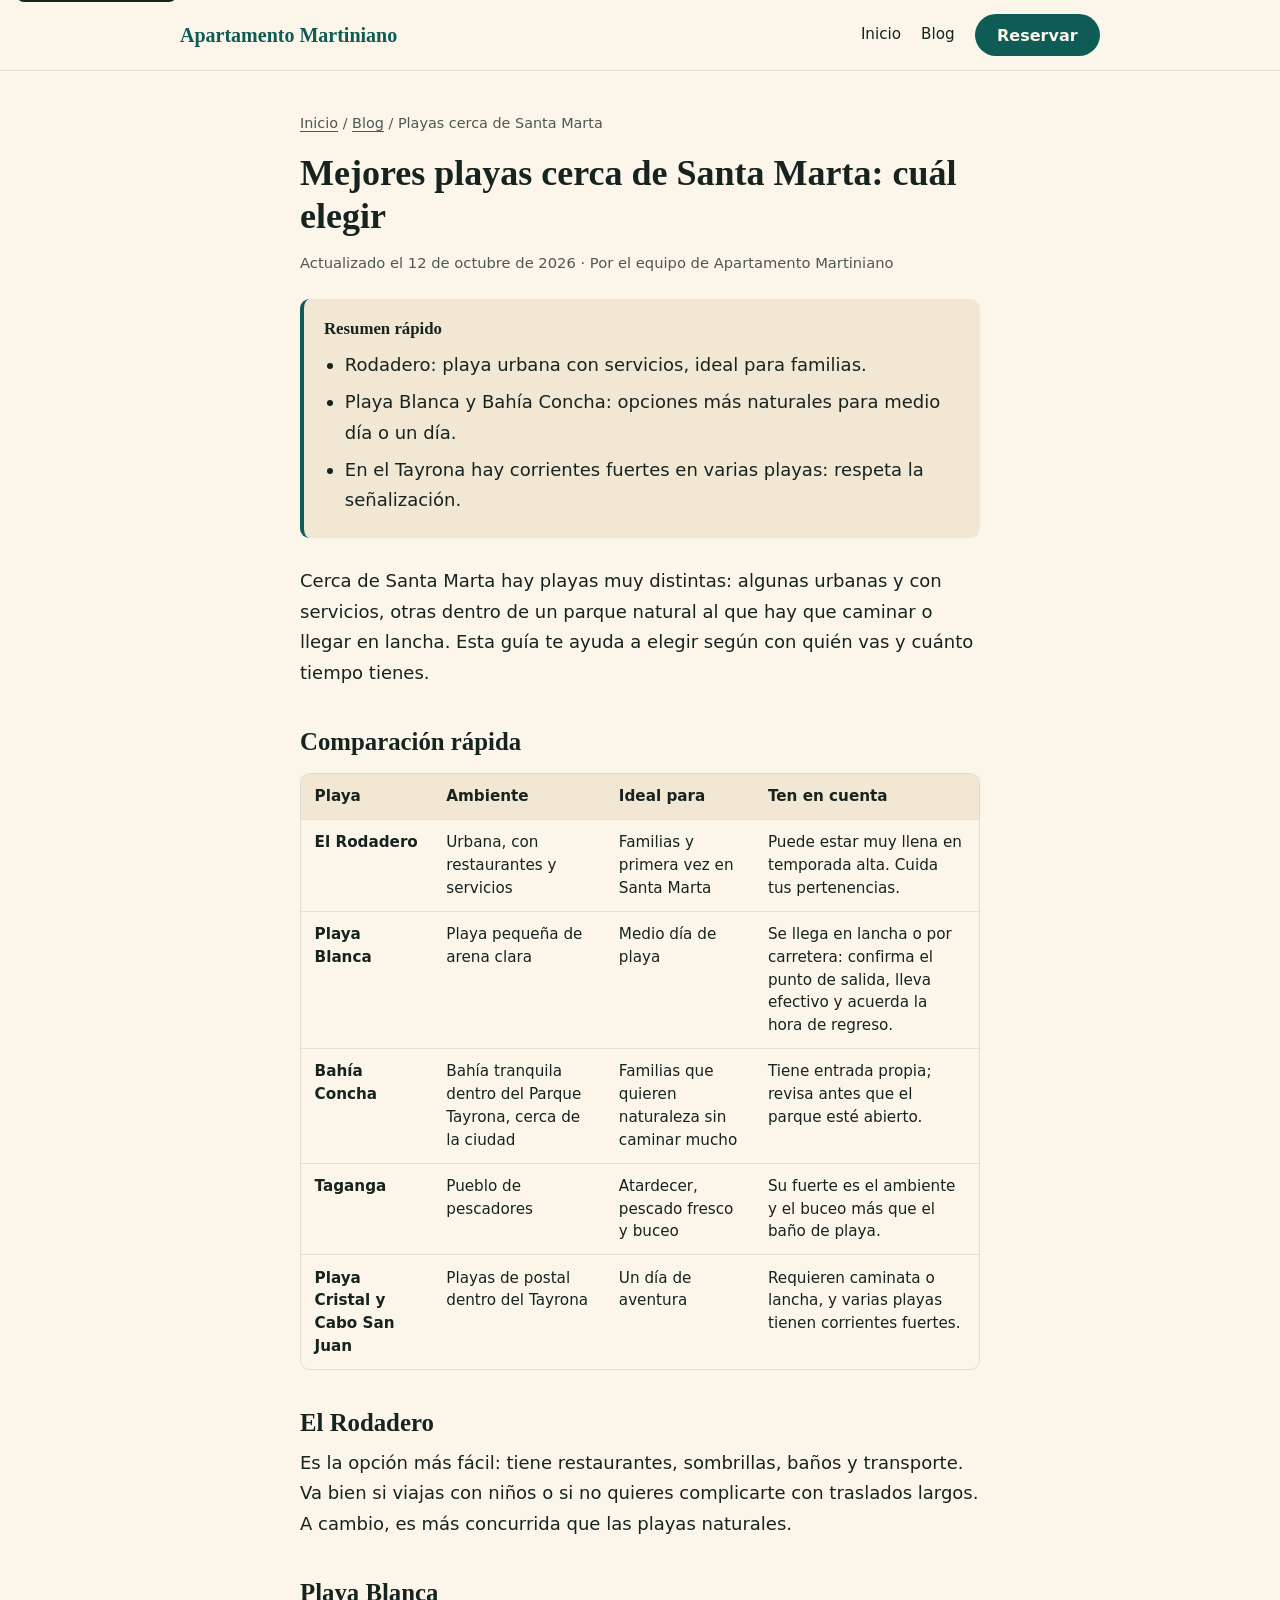
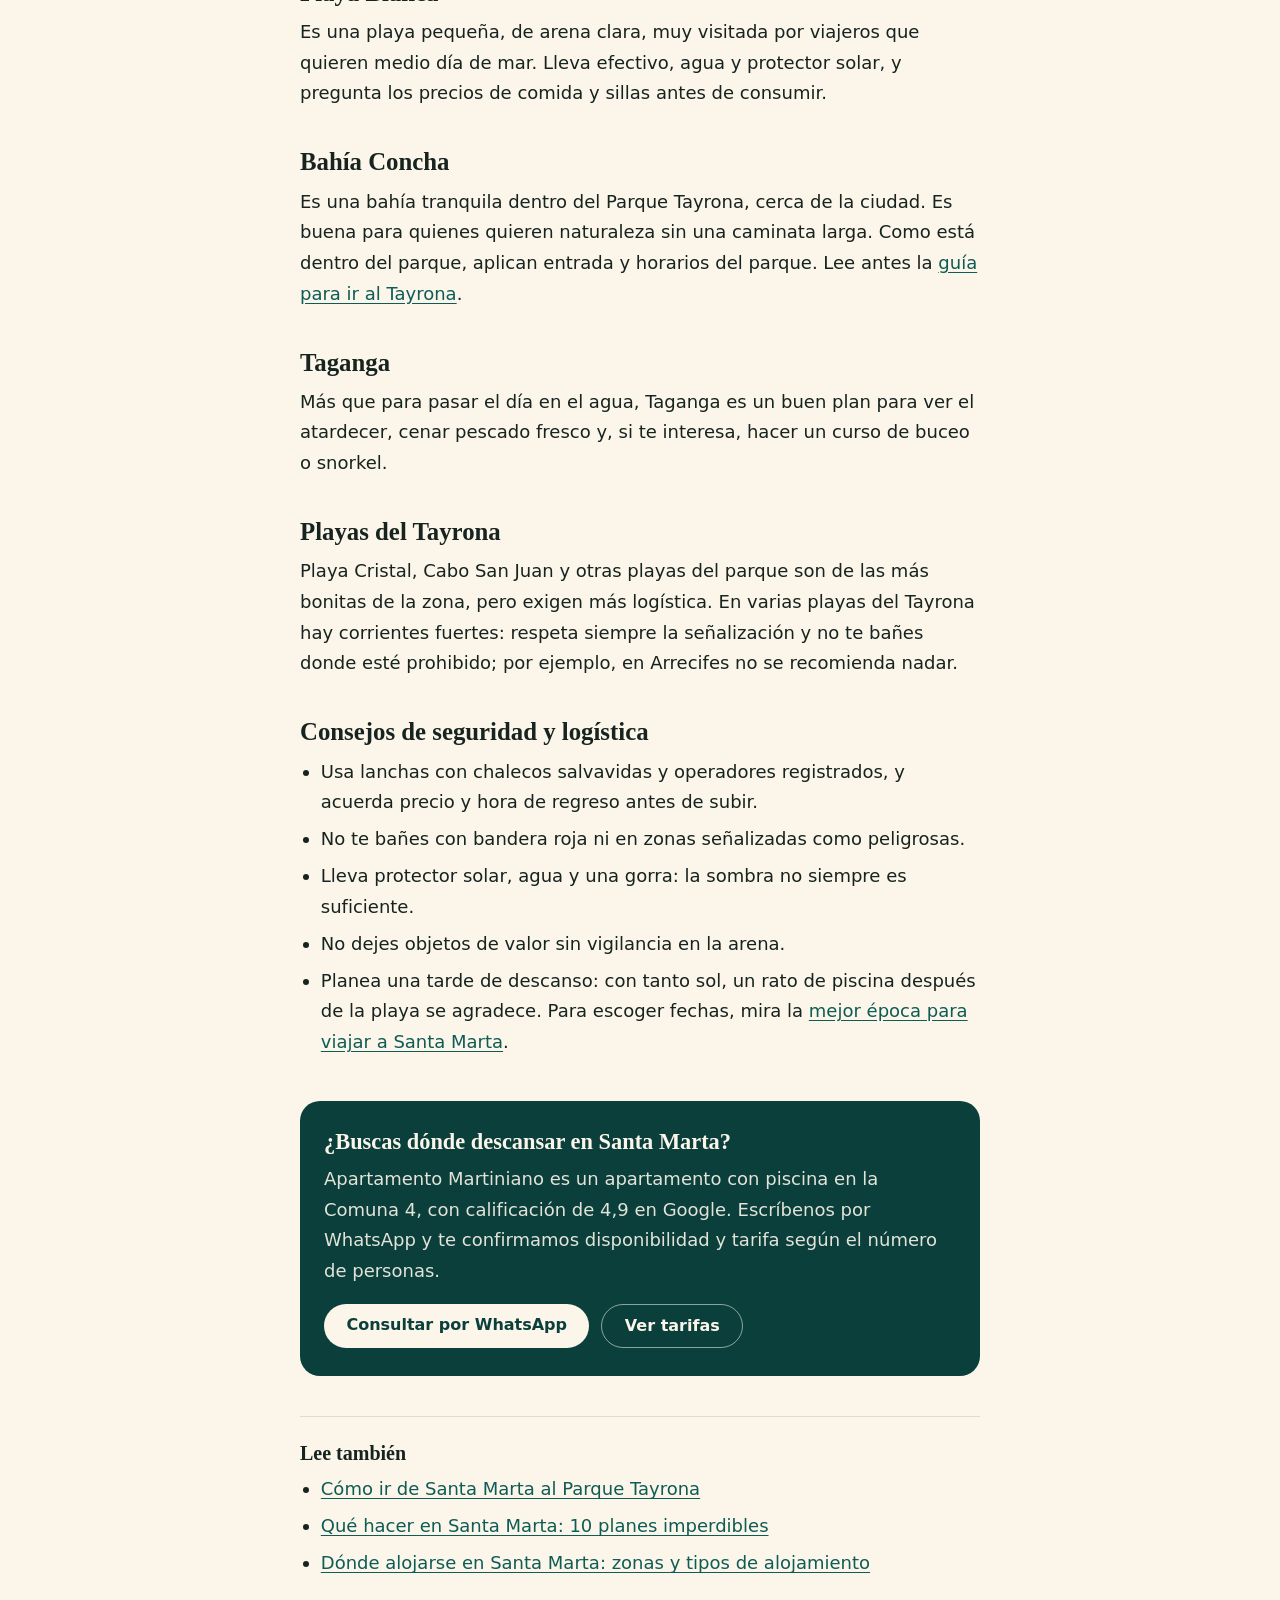
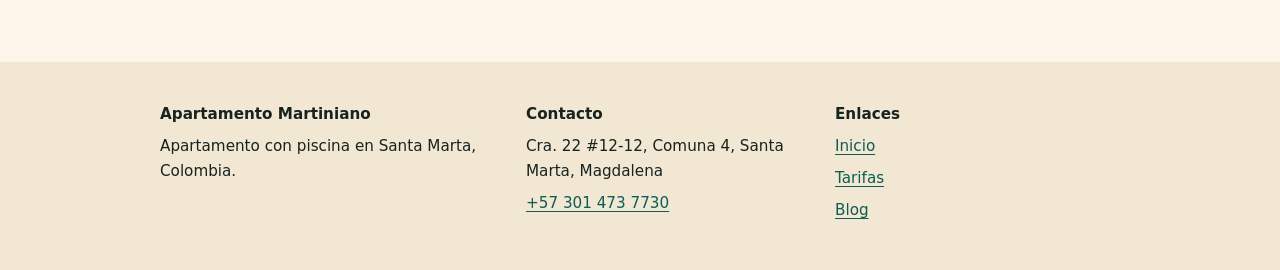
<file: public/blog/playas-cerca-de-santa-marta/index.html>
<!doctype html>
<html lang="es-CO">
<head>
<meta charset="utf-8">
<meta name="viewport" content="width=device-width, initial-scale=1">
<title>Mejores playas cerca de Santa Marta: cuál elegir (2026)</title>
<meta name="description" content="Rodadero, Playa Blanca, Bahía Concha, Taganga y el Tayrona: compara las playas cerca de Santa Marta y elige la mejor para tu plan.">
<meta name="robots" content="index,follow,max-image-preview:large">
<meta name="theme-color" content="#0e5c55">
<link rel="canonical" href="https://www.apartamentomartiniano.com/blog/playas-cerca-de-santa-marta/">
<link rel="icon" type="image/x-icon" href="/favicon.ico">
<link rel="icon" type="image/png" sizes="32x32" href="/favicon-32x32.png">
<link rel="apple-touch-icon" sizes="180x180" href="/apple-touch-icon.png">
<link rel="stylesheet" href="../blog.css">
<meta property="og:type" content="article">
<meta property="og:site_name" content="Apartamento Martiniano">
<meta property="og:locale" content="es_CO">
<meta property="og:title" content="Mejores playas cerca de Santa Marta: cuál elegir (2026)">
<meta property="og:description" content="Rodadero, Playa Blanca, Bahía Concha, Taganga y el Tayrona: compara las playas cerca de Santa Marta y elige la mejor para tu plan.">
<meta property="og:url" content="https://www.apartamentomartiniano.com/blog/playas-cerca-de-santa-marta/">
<meta property="og:image" content="https://www.apartamentomartiniano.com/og-image.jpg">
<meta name="twitter:card" content="summary_large_image">
<meta name="twitter:title" content="Mejores playas cerca de Santa Marta: cuál elegir (2026)">
<meta name="twitter:description" content="Rodadero, Playa Blanca, Bahía Concha, Taganga y el Tayrona: compara las playas cerca de Santa Marta y elige la mejor para tu plan.">
<meta name="twitter:image" content="https://www.apartamentomartiniano.com/og-image.jpg">
<script type="application/ld+json">{"@context": "https://schema.org", "@type": "BlogPosting", "headline": "Mejores playas cerca de Santa Marta: cuál elegir", "description": "Rodadero, Playa Blanca, Bahía Concha, Taganga y el Tayrona: compara las playas cerca de Santa Marta y elige la mejor para tu plan.", "inLanguage": "es-CO", "datePublished": "2026-10-12", "dateModified": "2026-10-12", "mainEntityOfPage": "https://www.apartamentomartiniano.com/blog/playas-cerca-de-santa-marta/", "image": "https://www.apartamentomartiniano.com/og-image.jpg", "author": {"@type": "Organization", "name": "Apartamento Martiniano", "url": "https://www.apartamentomartiniano.com/"}, "publisher": {"@type": "Organization", "name": "Apartamento Martiniano", "logo": {"@type": "ImageObject", "url": "https://www.apartamentomartiniano.com/android-chrome-512x512.png"}}}</script>
<script type="application/ld+json">{"@context": "https://schema.org", "@type": "BreadcrumbList", "itemListElement": [{"@type": "ListItem", "position": 1, "name": "Inicio", "item": "https://www.apartamentomartiniano.com/"}, {"@type": "ListItem", "position": 2, "name": "Blog", "item": "https://www.apartamentomartiniano.com/blog/"}, {"@type": "ListItem", "position": 3, "name": "Mejores playas cerca de Santa Marta: cuál elegir", "item": "https://www.apartamentomartiniano.com/blog/playas-cerca-de-santa-marta/"}]}</script>
</head>
<body>
<a class="skip" href="#contenido">Ir al contenido</a>
<header class="site-header"><div class="wrap">
<a class="brand" href="/">Apartamento Martiniano</a>
<nav class="nav" aria-label="Principal"><a class="hide-sm" href="/">Inicio</a><a href="/blog/">Blog</a><a class="btn" href="https://wa.me/573017147958?text=Hola%2C%20vi%20su%20gu%C3%ADa%20en%20el%20blog%20y%20quiero%20consultar%20disponibilidad%20en%20Apartamento%20Martiniano." rel="noopener">Reservar</a></nav>
</div></header>
<main id="contenido">
<nav class="crumbs" aria-label="Migas de pan"><a href="/">Inicio</a> / <a href="/blog/">Blog</a> / <span>Playas cerca de Santa Marta</span></nav>
<article>
<h1>Mejores playas cerca de Santa Marta: cuál elegir</h1>
<p class="meta">Actualizado el <time datetime="2026-10-12">12 de octubre de 2026</time> · Por el equipo de Apartamento Martiniano</p>
<div class="summary"><strong>Resumen rápido</strong><ul><li>Rodadero: playa urbana con servicios, ideal para familias.</li><li>Playa Blanca y Bahía Concha: opciones más naturales para medio día o un día.</li><li>En el Tayrona hay corrientes fuertes en varias playas: respeta la señalización.</li></ul></div>

<p>Cerca de Santa Marta hay playas muy distintas: algunas urbanas y con servicios, otras dentro de un parque natural al que hay que caminar o llegar en lancha. Esta guía te ayuda a elegir según con quién vas y cuánto tiempo tienes.</p>

<h2>Comparación rápida</h2>
<div class="table-wrap"><table>
<thead><tr><th>Playa</th><th>Ambiente</th><th>Ideal para</th><th>Ten en cuenta</th></tr></thead>
<tbody>
<tr><td><strong>El Rodadero</strong></td><td>Urbana, con restaurantes y servicios</td><td>Familias y primera vez en Santa Marta</td><td>Puede estar muy llena en temporada alta. Cuida tus pertenencias.</td></tr>
<tr><td><strong>Playa Blanca</strong></td><td>Playa pequeña de arena clara</td><td>Medio día de playa</td><td>Se llega en lancha o por carretera: confirma el punto de salida, lleva efectivo y acuerda la hora de regreso.</td></tr>
<tr><td><strong>Bahía Concha</strong></td><td>Bahía tranquila dentro del Parque Tayrona, cerca de la ciudad</td><td>Familias que quieren naturaleza sin caminar mucho</td><td>Tiene entrada propia; revisa antes que el parque esté abierto.</td></tr>
<tr><td><strong>Taganga</strong></td><td>Pueblo de pescadores</td><td>Atardecer, pescado fresco y buceo</td><td>Su fuerte es el ambiente y el buceo más que el baño de playa.</td></tr>
<tr><td><strong>Playa Cristal y Cabo San Juan</strong></td><td>Playas de postal dentro del Tayrona</td><td>Un día de aventura</td><td>Requieren caminata o lancha, y varias playas tienen corrientes fuertes.</td></tr>
</tbody></table></div>

<h2>El Rodadero</h2>
<p>Es la opción más fácil: tiene restaurantes, sombrillas, baños y transporte. Va bien si viajas con niños o si no quieres complicarte con traslados largos. A cambio, es más concurrida que las playas naturales.</p>

<h2>Playa Blanca</h2>
<p>Es una playa pequeña, de arena clara, muy visitada por viajeros que quieren medio día de mar. Lleva efectivo, agua y protector solar, y pregunta los precios de comida y sillas antes de consumir.</p>

<h2>Bahía Concha</h2>
<p>Es una bahía tranquila dentro del Parque Tayrona, cerca de la ciudad. Es buena para quienes quieren naturaleza sin una caminata larga. Como está dentro del parque, aplican entrada y horarios del parque. Lee antes la <a href="/blog/como-ir-de-santa-marta-al-parque-tayrona/">guía para ir al Tayrona</a>.</p>

<h2>Taganga</h2>
<p>Más que para pasar el día en el agua, Taganga es un buen plan para ver el atardecer, cenar pescado fresco y, si te interesa, hacer un curso de buceo o snorkel.</p>

<h2>Playas del Tayrona</h2>
<p>Playa Cristal, Cabo San Juan y otras playas del parque son de las más bonitas de la zona, pero exigen más logística. En varias playas del Tayrona hay corrientes fuertes: respeta siempre la señalización y no te bañes donde esté prohibido; por ejemplo, en Arrecifes no se recomienda nadar.</p>

<h2>Consejos de seguridad y logística</h2>
<ul>
<li>Usa lanchas con chalecos salvavidas y operadores registrados, y acuerda precio y hora de regreso antes de subir.</li>
<li>No te bañes con bandera roja ni en zonas señalizadas como peligrosas.</li>
<li>Lleva protector solar, agua y una gorra: la sombra no siempre es suficiente.</li>
<li>No dejes objetos de valor sin vigilancia en la arena.</li>
<li>Planea una tarde de descanso: con tanto sol, un rato de piscina después de la playa se agradece. Para escoger fechas, mira la <a href="/blog/mejor-epoca-para-viajar-a-santa-marta/">mejor época para viajar a Santa Marta</a>.</li>
</ul>

<section class="cta" aria-labelledby="cta-t">
<h2 id="cta-t">¿Buscas dónde descansar en Santa Marta?</h2>
<p>Apartamento Martiniano es un apartamento con piscina en la Comuna 4, con calificación de 4,9 en Google. Escríbenos por WhatsApp y te confirmamos disponibilidad y tarifa según el número de personas.</p>
<div class="row"><a class="btn" style="background:var(--sand);color:var(--teal-deep)!important" href="https://wa.me/573017147958?text=Hola%2C%20vi%20su%20gu%C3%ADa%20en%20el%20blog%20y%20quiero%20consultar%20disponibilidad%20en%20Apartamento%20Martiniano." rel="noopener">Consultar por WhatsApp</a><a class="btn ghost" href="/#pricing">Ver tarifas</a></div>
</section>
<aside class="related" aria-labelledby="rel-t"><h2 id="rel-t">Lee también</h2><ul><li><a href="/blog/como-ir-de-santa-marta-al-parque-tayrona/">Cómo ir de Santa Marta al Parque Tayrona</a></li><li><a href="/blog/que-hacer-en-santa-marta/">Qué hacer en Santa Marta: 10 planes imperdibles</a></li><li><a href="/blog/donde-alojarse-en-santa-marta/">Dónde alojarse en Santa Marta: zonas y tipos de alojamiento</a></li></ul></aside>
</article>
</main>
<footer class="site-footer"><div class="wrap">
<div><p><strong>Apartamento Martiniano</strong></p><p>Apartamento con piscina en Santa Marta, Colombia.</p></div>
<div><p><strong>Contacto</strong></p><p>Cra. 22 #12-12, Comuna 4, Santa Marta, Magdalena</p><p><a href="tel:+573017147958">+57 301 473 7730</a></p></div>
<div><p><strong>Enlaces</strong></p><ul><li><a href="/">Inicio</a></li><li><a href="/#pricing">Tarifas</a></li><li><a href="/blog/">Blog</a></li></ul></div>
</div></footer>
</body>
</html>
</file>
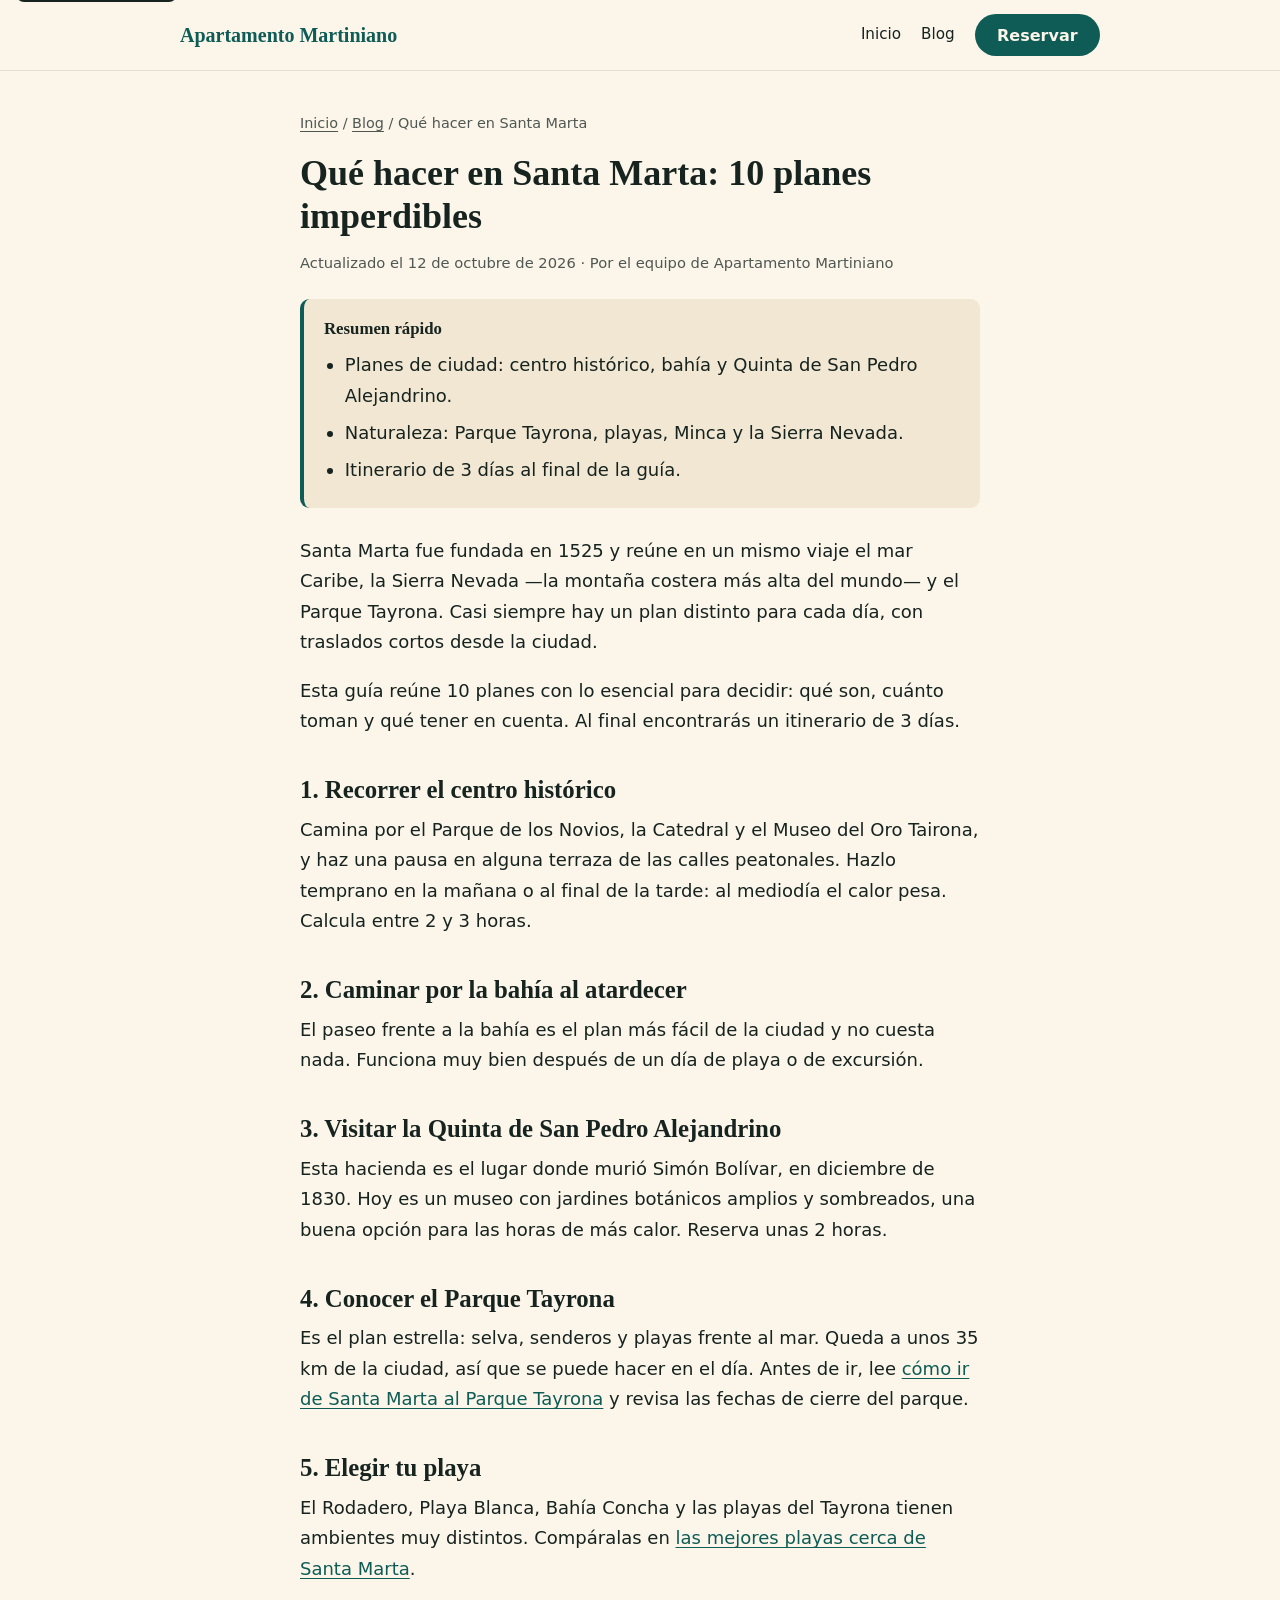
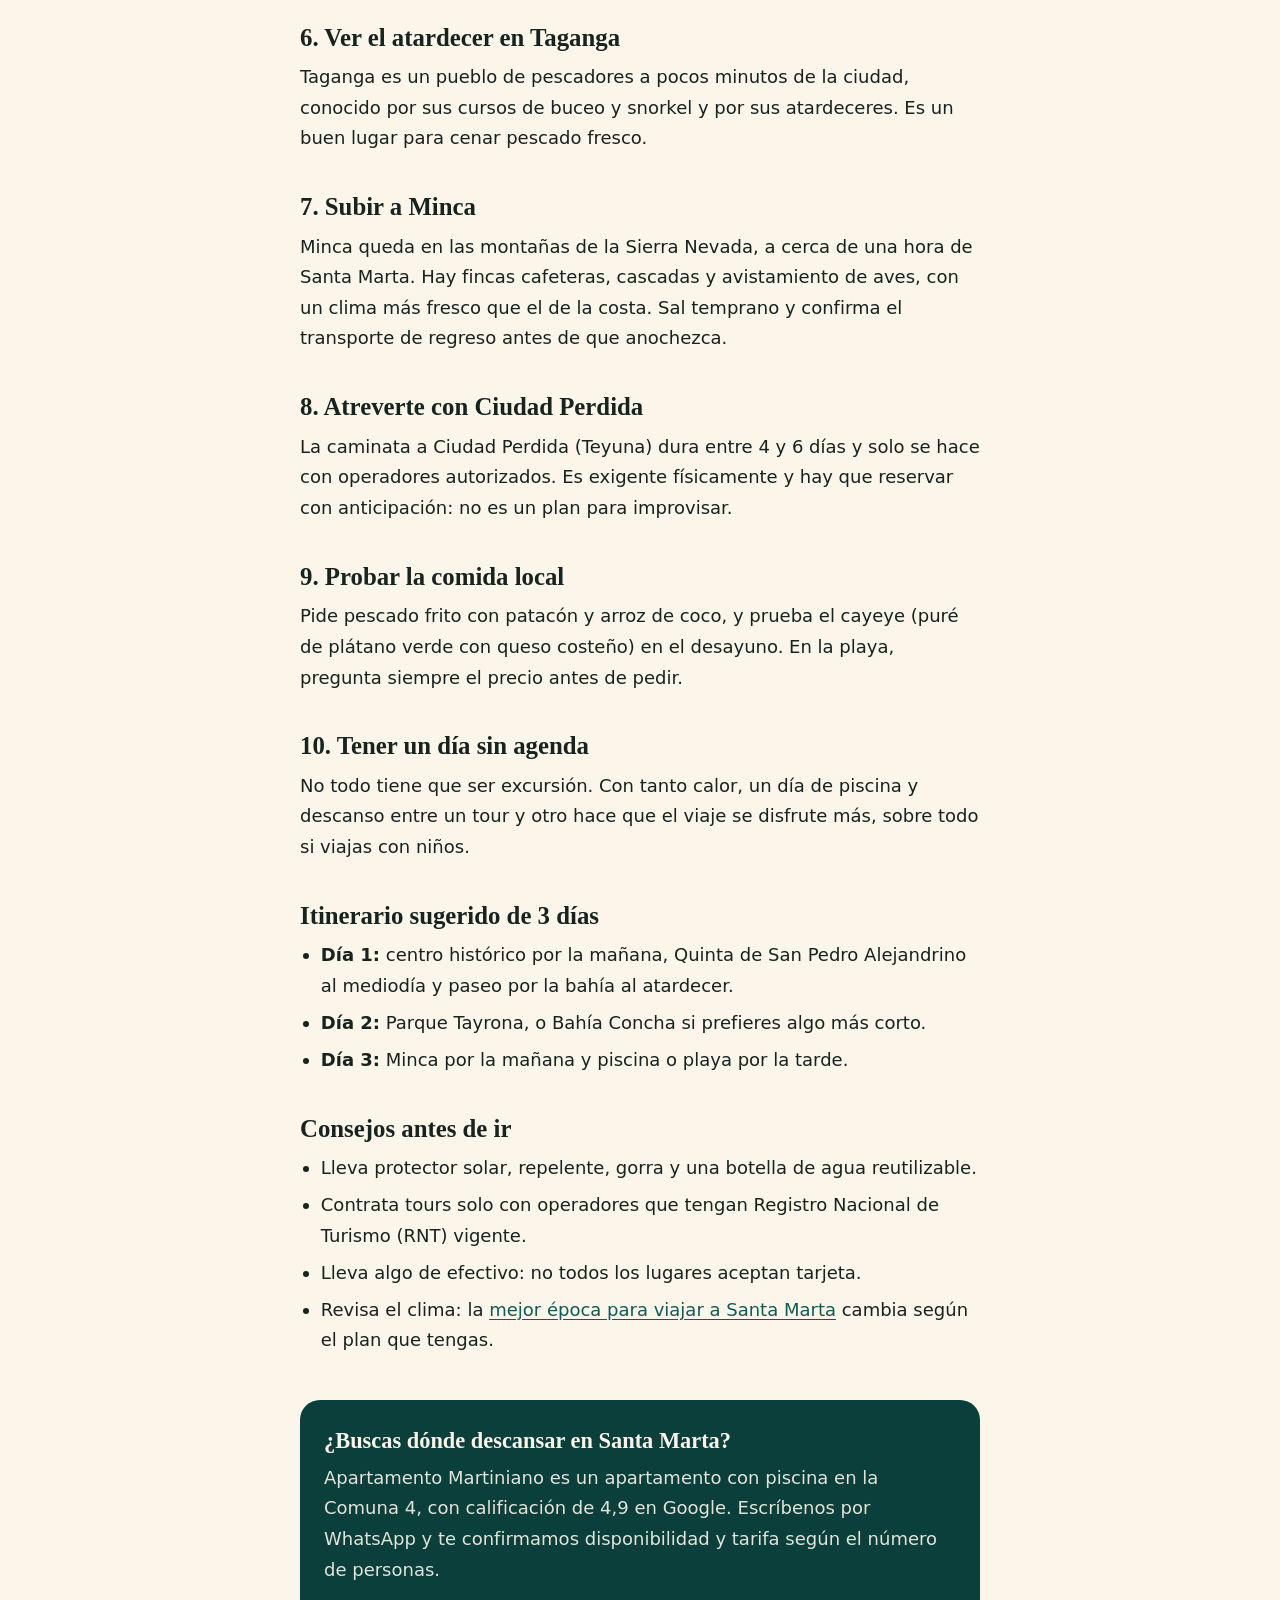
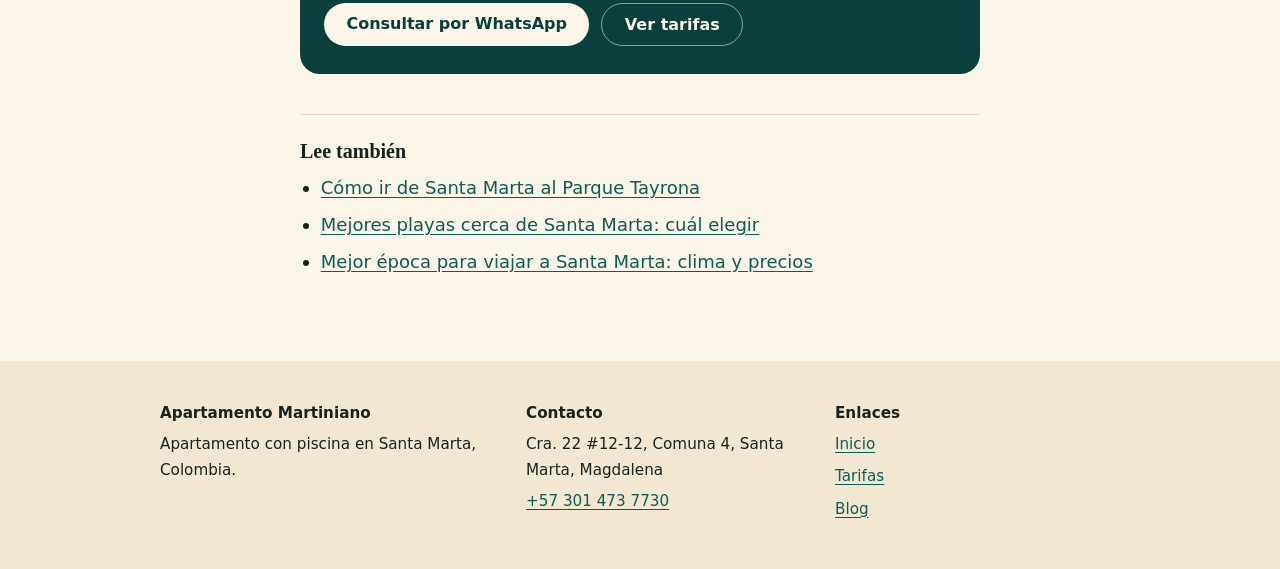
<file: public/blog/que-hacer-en-santa-marta/index.html>
<!doctype html>
<html lang="es-CO">
<head>
<meta charset="utf-8">
<meta name="viewport" content="width=device-width, initial-scale=1">
<title>Qué hacer en Santa Marta: 10 planes imperdibles (2026)</title>
<meta name="description" content="Centro histórico, Tayrona, Minca, playas y Ciudad Perdida: 10 planes en Santa Marta con tiempos, consejos y un itinerario de 3 días.">
<meta name="robots" content="index,follow,max-image-preview:large">
<meta name="theme-color" content="#0e5c55">
<link rel="canonical" href="https://www.apartamentomartiniano.com/blog/que-hacer-en-santa-marta/">
<link rel="icon" type="image/x-icon" href="/favicon.ico">
<link rel="icon" type="image/png" sizes="32x32" href="/favicon-32x32.png">
<link rel="apple-touch-icon" sizes="180x180" href="/apple-touch-icon.png">
<link rel="stylesheet" href="../blog.css">
<meta property="og:type" content="article">
<meta property="og:site_name" content="Apartamento Martiniano">
<meta property="og:locale" content="es_CO">
<meta property="og:title" content="Qué hacer en Santa Marta: 10 planes imperdibles (2026)">
<meta property="og:description" content="Centro histórico, Tayrona, Minca, playas y Ciudad Perdida: 10 planes en Santa Marta con tiempos, consejos y un itinerario de 3 días.">
<meta property="og:url" content="https://www.apartamentomartiniano.com/blog/que-hacer-en-santa-marta/">
<meta property="og:image" content="https://www.apartamentomartiniano.com/og-image.jpg">
<meta name="twitter:card" content="summary_large_image">
<meta name="twitter:title" content="Qué hacer en Santa Marta: 10 planes imperdibles (2026)">
<meta name="twitter:description" content="Centro histórico, Tayrona, Minca, playas y Ciudad Perdida: 10 planes en Santa Marta con tiempos, consejos y un itinerario de 3 días.">
<meta name="twitter:image" content="https://www.apartamentomartiniano.com/og-image.jpg">
<script type="application/ld+json">{"@context": "https://schema.org", "@type": "BlogPosting", "headline": "Qué hacer en Santa Marta: 10 planes imperdibles", "description": "Centro histórico, Tayrona, Minca, playas y Ciudad Perdida: 10 planes en Santa Marta con tiempos, consejos y un itinerario de 3 días.", "inLanguage": "es-CO", "datePublished": "2026-10-12", "dateModified": "2026-10-12", "mainEntityOfPage": "https://www.apartamentomartiniano.com/blog/que-hacer-en-santa-marta/", "image": "https://www.apartamentomartiniano.com/og-image.jpg", "author": {"@type": "Organization", "name": "Apartamento Martiniano", "url": "https://www.apartamentomartiniano.com/"}, "publisher": {"@type": "Organization", "name": "Apartamento Martiniano", "logo": {"@type": "ImageObject", "url": "https://www.apartamentomartiniano.com/android-chrome-512x512.png"}}}</script>
<script type="application/ld+json">{"@context": "https://schema.org", "@type": "BreadcrumbList", "itemListElement": [{"@type": "ListItem", "position": 1, "name": "Inicio", "item": "https://www.apartamentomartiniano.com/"}, {"@type": "ListItem", "position": 2, "name": "Blog", "item": "https://www.apartamentomartiniano.com/blog/"}, {"@type": "ListItem", "position": 3, "name": "Qué hacer en Santa Marta: 10 planes imperdibles", "item": "https://www.apartamentomartiniano.com/blog/que-hacer-en-santa-marta/"}]}</script>
</head>
<body>
<a class="skip" href="#contenido">Ir al contenido</a>
<header class="site-header"><div class="wrap">
<a class="brand" href="/">Apartamento Martiniano</a>
<nav class="nav" aria-label="Principal"><a class="hide-sm" href="/">Inicio</a><a href="/blog/">Blog</a><a class="btn" href="https://wa.me/573017147958?text=Hola%2C%20vi%20su%20gu%C3%ADa%20en%20el%20blog%20y%20quiero%20consultar%20disponibilidad%20en%20Apartamento%20Martiniano." rel="noopener">Reservar</a></nav>
</div></header>
<main id="contenido">
<nav class="crumbs" aria-label="Migas de pan"><a href="/">Inicio</a> / <a href="/blog/">Blog</a> / <span>Qué hacer en Santa Marta</span></nav>
<article>
<h1>Qué hacer en Santa Marta: 10 planes imperdibles</h1>
<p class="meta">Actualizado el <time datetime="2026-10-12">12 de octubre de 2026</time> · Por el equipo de Apartamento Martiniano</p>
<div class="summary"><strong>Resumen rápido</strong><ul><li>Planes de ciudad: centro histórico, bahía y Quinta de San Pedro Alejandrino.</li><li>Naturaleza: Parque Tayrona, playas, Minca y la Sierra Nevada.</li><li>Itinerario de 3 días al final de la guía.</li></ul></div>

<p>Santa Marta fue fundada en 1525 y reúne en un mismo viaje el mar Caribe, la Sierra Nevada —la montaña costera más alta del mundo— y el Parque Tayrona. Casi siempre hay un plan distinto para cada día, con traslados cortos desde la ciudad.</p>
<p>Esta guía reúne 10 planes con lo esencial para decidir: qué son, cuánto toman y qué tener en cuenta. Al final encontrarás un itinerario de 3 días.</p>

<h2>1. Recorrer el centro histórico</h2>
<p>Camina por el Parque de los Novios, la Catedral y el Museo del Oro Tairona, y haz una pausa en alguna terraza de las calles peatonales. Hazlo temprano en la mañana o al final de la tarde: al mediodía el calor pesa. Calcula entre 2 y 3 horas.</p>

<h2>2. Caminar por la bahía al atardecer</h2>
<p>El paseo frente a la bahía es el plan más fácil de la ciudad y no cuesta nada. Funciona muy bien después de un día de playa o de excursión.</p>

<h2>3. Visitar la Quinta de San Pedro Alejandrino</h2>
<p>Esta hacienda es el lugar donde murió Simón Bolívar, en diciembre de 1830. Hoy es un museo con jardines botánicos amplios y sombreados, una buena opción para las horas de más calor. Reserva unas 2 horas.</p>

<h2>4. Conocer el Parque Tayrona</h2>
<p>Es el plan estrella: selva, senderos y playas frente al mar. Queda a unos 35 km de la ciudad, así que se puede hacer en el día. Antes de ir, lee <a href="/blog/como-ir-de-santa-marta-al-parque-tayrona/">cómo ir de Santa Marta al Parque Tayrona</a> y revisa las fechas de cierre del parque.</p>

<h2>5. Elegir tu playa</h2>
<p>El Rodadero, Playa Blanca, Bahía Concha y las playas del Tayrona tienen ambientes muy distintos. Compáralas en <a href="/blog/playas-cerca-de-santa-marta/">las mejores playas cerca de Santa Marta</a>.</p>

<h2>6. Ver el atardecer en Taganga</h2>
<p>Taganga es un pueblo de pescadores a pocos minutos de la ciudad, conocido por sus cursos de buceo y snorkel y por sus atardeceres. Es un buen lugar para cenar pescado fresco.</p>

<h2>7. Subir a Minca</h2>
<p>Minca queda en las montañas de la Sierra Nevada, a cerca de una hora de Santa Marta. Hay fincas cafeteras, cascadas y avistamiento de aves, con un clima más fresco que el de la costa. Sal temprano y confirma el transporte de regreso antes de que anochezca.</p>

<h2>8. Atreverte con Ciudad Perdida</h2>
<p>La caminata a Ciudad Perdida (Teyuna) dura entre 4 y 6 días y solo se hace con operadores autorizados. Es exigente físicamente y hay que reservar con anticipación: no es un plan para improvisar.</p>

<h2>9. Probar la comida local</h2>
<p>Pide pescado frito con patacón y arroz de coco, y prueba el cayeye (puré de plátano verde con queso costeño) en el desayuno. En la playa, pregunta siempre el precio antes de pedir.</p>

<h2>10. Tener un día sin agenda</h2>
<p>No todo tiene que ser excursión. Con tanto calor, un día de piscina y descanso entre un tour y otro hace que el viaje se disfrute más, sobre todo si viajas con niños.</p>

<h2>Itinerario sugerido de 3 días</h2>
<ul>
<li><strong>Día 1:</strong> centro histórico por la mañana, Quinta de San Pedro Alejandrino al mediodía y paseo por la bahía al atardecer.</li>
<li><strong>Día 2:</strong> Parque Tayrona, o Bahía Concha si prefieres algo más corto.</li>
<li><strong>Día 3:</strong> Minca por la mañana y piscina o playa por la tarde.</li>
</ul>

<h2>Consejos antes de ir</h2>
<ul>
<li>Lleva protector solar, repelente, gorra y una botella de agua reutilizable.</li>
<li>Contrata tours solo con operadores que tengan Registro Nacional de Turismo (RNT) vigente.</li>
<li>Lleva algo de efectivo: no todos los lugares aceptan tarjeta.</li>
<li>Revisa el clima: la <a href="/blog/mejor-epoca-para-viajar-a-santa-marta/">mejor época para viajar a Santa Marta</a> cambia según el plan que tengas.</li>
</ul>

<section class="cta" aria-labelledby="cta-t">
<h2 id="cta-t">¿Buscas dónde descansar en Santa Marta?</h2>
<p>Apartamento Martiniano es un apartamento con piscina en la Comuna 4, con calificación de 4,9 en Google. Escríbenos por WhatsApp y te confirmamos disponibilidad y tarifa según el número de personas.</p>
<div class="row"><a class="btn" style="background:var(--sand);color:var(--teal-deep)!important" href="https://wa.me/573017147958?text=Hola%2C%20vi%20su%20gu%C3%ADa%20en%20el%20blog%20y%20quiero%20consultar%20disponibilidad%20en%20Apartamento%20Martiniano." rel="noopener">Consultar por WhatsApp</a><a class="btn ghost" href="/#pricing">Ver tarifas</a></div>
</section>
<aside class="related" aria-labelledby="rel-t"><h2 id="rel-t">Lee también</h2><ul><li><a href="/blog/como-ir-de-santa-marta-al-parque-tayrona/">Cómo ir de Santa Marta al Parque Tayrona</a></li><li><a href="/blog/playas-cerca-de-santa-marta/">Mejores playas cerca de Santa Marta: cuál elegir</a></li><li><a href="/blog/mejor-epoca-para-viajar-a-santa-marta/">Mejor época para viajar a Santa Marta: clima y precios</a></li></ul></aside>
</article>
</main>
<footer class="site-footer"><div class="wrap">
<div><p><strong>Apartamento Martiniano</strong></p><p>Apartamento con piscina en Santa Marta, Colombia.</p></div>
<div><p><strong>Contacto</strong></p><p>Cra. 22 #12-12, Comuna 4, Santa Marta, Magdalena</p><p><a href="tel:+573017147958">+57 301 473 7730</a></p></div>
<div><p><strong>Enlaces</strong></p><ul><li><a href="/">Inicio</a></li><li><a href="/#pricing">Tarifas</a></li><li><a href="/blog/">Blog</a></li></ul></div>
</div></footer>
</body>
</html>
</file>
<file: public/blog/blog.css>
:root{--ink:#16231f;--sand:#fbf5ea;--sand2:#f1e7d3;--teal:#0e5c55;--teal-deep:#0a3f3b;--clay:#c05a2c}
*{box-sizing:border-box}
html{scroll-behavior:smooth}
body{margin:0;background:var(--sand);color:var(--ink);font:18px/1.7 system-ui,-apple-system,"Segoe UI",Roboto,Helvetica,Arial,sans-serif;-webkit-font-smoothing:antialiased}
a{color:var(--teal);text-underline-offset:3px}
a:hover{color:var(--teal-deep)}
:focus-visible{outline:2px solid var(--teal);outline-offset:3px;border-radius:2px}
.skip{position:absolute;left:1rem;top:-3rem;background:var(--ink);color:var(--sand);padding:.6rem 1rem;border-radius:.5rem;z-index:100}
.skip:focus{top:1rem}
.site-header{position:sticky;top:0;z-index:20;background:rgba(251,245,234,.94);backdrop-filter:blur(8px);border-bottom:1px solid rgba(22,35,31,.1)}
.site-header .wrap{max-width:960px;margin:0 auto;padding:.9rem 1.25rem;display:flex;align-items:center;justify-content:space-between;gap:1rem}
.brand{font-family:Georgia,"Times New Roman",serif;font-size:1.25rem;color:var(--teal);text-decoration:none;font-weight:600}
.nav{display:flex;align-items:center;gap:1.25rem;font-size:.95rem}
.nav a{text-decoration:none;color:var(--ink)}
.nav a:hover{color:var(--teal)}
.btn{display:inline-block;background:var(--teal);color:var(--sand)!important;padding:.7rem 1.4rem;border-radius:999px;text-decoration:none;font-weight:600;font-size:1rem;line-height:1.2}
.btn:hover{background:#0a453f}
.btn.ghost{background:transparent;border:1px solid rgba(251,245,234,.55);color:var(--sand)!important}
.btn.ghost:hover{background:rgba(251,245,234,.12)}
main{max-width:720px;margin:0 auto;padding:2.5rem 1.25rem 4rem}
.crumbs{font-size:.9rem;color:rgba(22,35,31,.75);margin-bottom:1rem}
.crumbs a{color:inherit}
h1,h2,h3{font-family:Georgia,"Times New Roman",serif;line-height:1.2;color:var(--ink)}
h1{font-size:2.25rem;margin:.25rem 0 .75rem}
h2{font-size:1.55rem;margin:2.4rem 0 .6rem}
h3{font-size:1.2rem;margin:1.6rem 0 .4rem}
p{margin:0 0 1.1rem}
ul,ol{padding-left:1.3rem;margin:0 0 1.2rem}
li{margin-bottom:.4rem}
.meta{font-size:.92rem;color:rgba(22,35,31,.75);margin-bottom:1.5rem}
.summary{background:var(--sand2);border-left:4px solid var(--teal);padding:1rem 1.25rem;border-radius:.6rem;margin:1.25rem 0 1.75rem}
.summary strong{display:block;margin-bottom:.4rem;font-family:Georgia,serif;font-size:1.05rem}
.summary ul{margin:0}
.table-wrap{overflow-x:auto;margin:1rem 0 1.5rem;border:1px solid rgba(22,35,31,.12);border-radius:.6rem}
table{border-collapse:collapse;width:100%;min-width:560px;font-size:.95rem;line-height:1.5}
th,td{padding:.7rem .85rem;text-align:left;vertical-align:top;border-bottom:1px solid rgba(22,35,31,.1)}
th{background:var(--sand2);font-weight:600}
tr:last-child td{border-bottom:none}
.cta{background:var(--teal-deep);color:var(--sand);border-radius:1.25rem;padding:1.75rem 1.5rem;margin:2.75rem 0 1.5rem}
.cta h2{color:var(--sand);margin:0 0 .5rem;font-size:1.4rem}
.cta p{color:rgba(251,245,234,.9)}
.cta .row{display:flex;flex-wrap:wrap;gap:.75rem;margin-top:1rem}
.related{border-top:1px solid rgba(22,35,31,.12);margin-top:2.5rem;padding-top:1.5rem}
.related h2{margin-top:0;font-size:1.25rem}
.cards{display:grid;gap:1rem;margin-top:1.5rem}
.card{display:block;background:var(--sand2);border-radius:1rem;padding:1.25rem 1.35rem;text-decoration:none;color:var(--ink);border:1px solid transparent}
.card:hover{border-color:var(--teal)}
.card h2{margin:0 0 .35rem;font-size:1.25rem;color:var(--teal)}
.card p{margin:0;font-size:1rem}
.site-footer{background:var(--sand2);padding:2.5rem 1.25rem;font-size:.95rem}
.site-footer .wrap{max-width:960px;margin:0 auto;display:grid;gap:1.5rem}
.site-footer p{margin:0 0 .35rem}
.site-footer ul{list-style:none;padding:0;margin:0}
.small{font-size:.85rem;color:rgba(22,35,31,.7)}
@media (min-width:720px){.site-footer .wrap{grid-template-columns:1.2fr 1fr 1fr}.cards{grid-template-columns:1fr 1fr}}
@media (max-width:520px){h1{font-size:1.9rem}.nav a.hide-sm{display:none}}
@media (prefers-reduced-motion:reduce){html{scroll-behavior:auto}}
</file>
